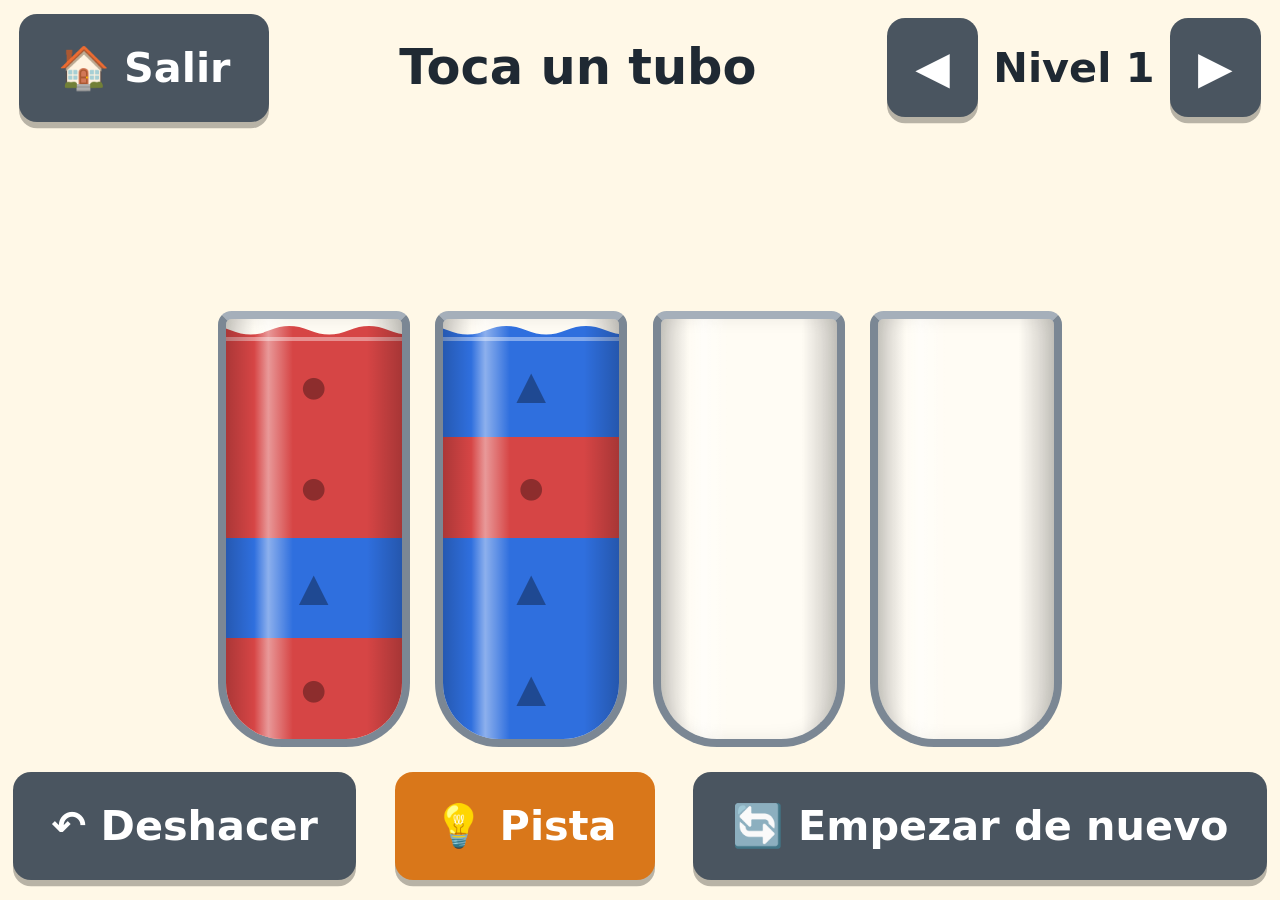
<file: web-minimizada/agua/index.html>
<!doctype html> <html lang="es"> <head> <meta charset="utf-8"> <meta name="viewport" content="width=device-width,initial-scale=1,maximum-scale=1,user-scalable=no"> <title>Los tubos</title> <link rel="stylesheet" href="../common/base.css"> <style>.nivel-ctl{display:flex;align-items:center;gap:1vw}.nivel-ctl .btn{min-height:11vh;padding:0 2.2vw;font-size:5vh}.nivel-ctl .txt{font-size:4.6vh;font-weight:700;min-width:13vw;text-align:center}.escenario{flex:1;display:flex;align-items:flex-end;justify-content:center;gap:2vw;padding:0 2vw 2vh}.tubo{--seg: 11.5vh;width:min(calc((92vw - (var(--n, 4) - 1) * 2vw) / var(--n, 4)),15vw);height:calc(var(--seg) * 4 + 2.4vh);flex:0 0 auto;position:relative;padding:0;border:0;background:none;transition:transform .28s ease}.tubo.sel{transform:translateY(-4vh)}.cristal{position:absolute;inset:0;overflow:hidden;border:.9vh solid #7B8794;border-top-color:#a5afba;border-radius:1.5vh 1.5vh 5vw 5vw;background:#ffffff8c;box-shadow:inset 0 0 2vh #00000014;transition:border-color .2s,box-shadow .2s}.tubo.sel .cristal{border-color:var(--azul);box-shadow:0 0 3vh #2f6fdeb3}.tubo.pista .cristal{animation:pulso .9s ease-in-out infinite;border-color:var(--naranja)}@keyframes pulso{50%{box-shadow:0 0 4vh 1vh #d9771ad9}}.mundo{position:absolute;transform-origin:50% 0}.mundo:before{content:"";position:absolute;left:0;right:0;top:0;height:.5vh;background:#fff6}.ola{position:absolute;left:0;right:0;background-repeat:repeat-x;animation:ondas 2.6s linear infinite}@keyframes ondas{to{background-position-x:var(--tw)}}.simbolo{position:absolute;transform:translate(-50%);line-height:1;color:#00000057;pointer-events:none}.brillo{position:absolute;inset:0;pointer-events:none;background:linear-gradient(90deg,#0003,#fff0 16%,#ffffff73 24%,#fff0 38% 80%,#00000038)}.chorro{position:fixed;z-index:30;pointer-events:none;border-radius:0 0 1vh 1vh;background-image:linear-gradient(90deg,#ffffff73,#fff0 45%,#00000026)}.controles{flex:0 0 15vh;display:flex;justify-content:center;align-items:center;gap:3vw;padding-bottom:1.5vh}.controles .btn{min-height:12vh}#ganado{flex:0 0 15vh;display:flex;justify-content:center;align-items:center;padding-bottom:1.5vh}#ganado .btn{font-size:7vh;padding:1vh 6vw;min-height:13vh}</style> </head> <body> <div class="pantalla"> <div class="barra" id="barra"> <div class="mensaje" id="mensaje">Toca un tubo</div> <div class="nivel-ctl"> <button class="btn gris" id="btn-menos" type="button" aria-label="Nivel anterior">◀</button> <div class="txt" id="txt-nivel">Nivel 1</div> <button class="btn gris" id="btn-mas" type="button" aria-label="Nivel siguiente">▶</button> </div> </div> <div class="escenario" id="escenario"></div> <div class="controles" id="controles"> <button class="btn gris" id="btn-deshacer" type="button">↶ Deshacer</button> <button class="btn naranja" id="btn-pista" type="button">💡 Pista</button> <button class="btn gris" id="btn-otra" type="button">🔄 Empezar de nuevo</button> </div> <div id="ganado" class="oculto"><button class="btn verde" id="btn-siguiente" type="button">Siguiente ▶</button></div> </div> <script src="../common/base.js"></script> <script src="logica.js"></script> <script>function _0x181e(_0x320c83,_0x362689){_0x320c83=_0x320c83-0x181;const _0x540598=_0x5b89();let _0x4c24ce=_0x540598[_0x320c83];return _0x4c24ce;}function _0x5b89(){const _0x34e28f=['apply','forEach','add','escenario','backgroundImage','length','#D64545','\x27/></svg>','verter','clientWidth','min','Nivel\x20','textContent','top','fontSize','9329630FnzpFR','height','Toca\x20un\x20tubo','table','agua.nivel','max','innerHTML','oculto','0\x200','now','copiar','Ahí\x20no\x20cabe.\x20Prueba\x20en\x20otro\x20tubo','background','sin','bind','forwards','ganado','transform','log','remove','firstChild','getElementById','addEventListener','2400111iwBHwd','getBoundingClientRect','click','button','45005GSlfTz','100%\x200','innerHeight','zIndex','ola','confeti','classList','trace','resuelto','backgroundSize','resolver','style','cristal','30MtpOPR','push','generar','pop','--n','sel','Pasa\x20del\x20tubo\x20que\x20brilla\x20al\x20otro','CAP','toggle','¿A\x20qué\x20tubo\x20lo\x20pasamos?','btn','#2F6FDE','chorro','translate(','sonidoVertido','display','1537266qakwrj','bandas','error','constructor','type','body','btn-otra','btn-deshacer','tono','console','none','width','mundo','appendChild','#8E44AD','className','animationDelay','olaCol','div','31477iqUBSB','469567jgRsEV','244ZWggNu','transformOrigin','#2E9E4F','prototype','left','animate','tubo','cos','info','felicitacion','map','30qIVPNr','2394424ySLMmj','clientTop','transition','pista','createElement','controles','btn-mas','concat','0px','seg'];_0x5b89=function(){return _0x34e28f;};return _0x5b89();}(function(_0x62eb73,_0x24c86d){const _0x29c9b3=_0x181e,_0x18acc8=_0x62eb73();while(!![]){try{const _0x448c29=parseInt(_0x29c9b3(0x1ed))/0x1*(-parseInt(_0x29c9b3(0x1ca))/0x2)+-parseInt(_0x29c9b3(0x1da))/0x3+-parseInt(_0x29c9b3(0x1ef))/0x4*(parseInt(_0x29c9b3(0x1bd))/0x5)+-parseInt(_0x29c9b3(0x188))/0x6*(-parseInt(_0x29c9b3(0x1ee))/0x7)+parseInt(_0x29c9b3(0x189))/0x8+parseInt(_0x29c9b3(0x1b9))/0x9+parseInt(_0x29c9b3(0x1a2))/0xa;if(_0x448c29===_0x24c86d)break;else _0x18acc8['push'](_0x18acc8['shift']());}catch(_0xb04a19){_0x18acc8['push'](_0x18acc8['shift']());}}}(_0x5b89,0x496a8),(function(){const _0x190cd0=_0x181e,_0x6a911d=(function(){let _0x2b6dfb=!![];return function(_0x5df6aa,_0x2af534){const _0x7d81a7=_0x2b6dfb?function(){const _0x3a83d9=_0x181e;if(_0x2af534){const _0x48dfac=_0x2af534[_0x3a83d9(0x193)](_0x5df6aa,arguments);return _0x2af534=null,_0x48dfac;}}:function(){};return _0x2b6dfb=![],_0x7d81a7;};}()),_0x3038af=_0x6a911d(this,function(){const _0x1efb8e=_0x181e;let _0x32f461;try{const _0x186de0=Function('return\x20(function()\x20'+'{}.constructor(\x22return\x20this\x22)(\x20)'+');');_0x32f461=_0x186de0();}catch(_0x1405e9){_0x32f461=window;}const _0x7093ff=_0x32f461[_0x1efb8e(0x1e3)]=_0x32f461[_0x1efb8e(0x1e3)]||{},_0x2bca24=[_0x1efb8e(0x1b4),'warn',_0x1efb8e(0x185),_0x1efb8e(0x1dc),'exception',_0x1efb8e(0x1a5),_0x1efb8e(0x1c4)];for(let _0x2dd740=0x0;_0x2dd740<_0x2bca24['length'];_0x2dd740++){const _0x42edd9=_0x6a911d[_0x1efb8e(0x1dd)][_0x1efb8e(0x1f2)]['bind'](_0x6a911d),_0x100b67=_0x2bca24[_0x2dd740],_0x58457e=_0x7093ff[_0x100b67]||_0x42edd9;_0x42edd9['__proto__']=_0x6a911d['bind'](_0x6a911d),_0x42edd9['toString']=_0x58457e['toString'][_0x1efb8e(0x1b0)](_0x58457e),_0x7093ff[_0x100b67]=_0x42edd9;}});_0x3038af();const _0x21edba=_0x58a506=>document[_0x190cd0(0x1b7)](_0x58a506),_0x2a36d5=Logica[_0x190cd0(0x1d1)],_0x48731b=[{'c':_0x190cd0(0x199),'s':'●'},{'c':_0x190cd0(0x1d5),'s':'▲'},{'c':_0x190cd0(0x1f1),'s':'■'},{'c':'#F2C230','s':'★'},{'c':_0x190cd0(0x1e8),'s':'◆'},{'c':'#E8761C','s':'♥'}],_0x508aa0=[0x2,0x3,0x3,0x4,0x4,0x5,0x5,0x6,0x6];let _0xdc8e53=Math[_0x190cd0(0x19d)](Math['max'](Juego['cargar'](_0x190cd0(0x1a6),0x1),0x1),_0x508aa0['length']),_0x27cda4,_0x560ea8,_0x2ae0d0,_0x1f0c87,_0x14a6d2,_0x896daf,_0x23c122=![],_0x2bc814=[];function _0x484aed(_0x301e23){_0x21edba('mensaje')['textContent']=_0x301e23;}const _0x335e05=_0x48dcb3=>'url(\x22data:image/svg+xml,'+encodeURIComponent('<svg\x20xmlns=\x27http://www.w3.org/2000/svg\x27\x20viewBox=\x270\x200\x20100\x2020\x27\x20preserveAspectRatio=\x27none\x27>'+'<path\x20d=\x27M0\x2012Q12.5\x202\x2025\x2012T50\x2012T75\x2012T100\x2012V20H0Z\x27\x20fill=\x27'+_0x48dcb3+_0x190cd0(0x19a))+'\x22)';function _0x15f3b5(_0x51303f){const _0x3698fc=_0x190cd0;_0x51303f['Hh']=_0x51303f[_0x3698fc(0x1c9)]['clientHeight'],_0x51303f['Wc']=_0x51303f['cristal'][_0x3698fc(0x19c)],_0x51303f['seg']=_0x51303f['Hh']*0.96/_0x2a36d5;}function _0x1433bb(_0x1ace42,_0x58777c){return _0x1ace42['map']((_0x444491,_0x12098f)=>({'c':_0x444491,'a':_0x12098f*_0x58777c,'b':(_0x12098f+0x1)*_0x58777c}));}function _0xc63953(_0x5a222d,_0x230fcb){const _0x449677=_0x190cd0;_0x5a222d[_0x449677(0x1db)]=_0x230fcb;const _0x551107=_0x5a222d['mundo'];_0x551107[_0x449677(0x1a8)]='',_0x551107[_0x449677(0x1c8)]['left']=_0x5a222d['Wc']/0x2-2.5*_0x5a222d['Wc']+'px',_0x551107[_0x449677(0x1c8)]['width']=0x5*_0x5a222d['Wc']+'px',_0x551107[_0x449677(0x1c8)]['height']=0x3*_0x5a222d['Hh']+'px';const _0x1b1295=_0x5a222d[_0x449677(0x192)]*0.17,_0xafb575=_0x5a222d['Wc']*0.9;_0x5a222d['ola']=document['createElement']('div'),_0x5a222d['ola']['className']='ola',_0x5a222d[_0x449677(0x1c1)][_0x449677(0x1c8)][_0x449677(0x1a0)]=0x1-_0x1b1295+'px',_0x5a222d['ola'][_0x449677(0x1c8)][_0x449677(0x1a3)]=_0x1b1295+'px',_0x5a222d['ola'][_0x449677(0x1c8)][_0x449677(0x1c6)]=_0xafb575+'px\x20'+_0x1b1295+'px',_0x5a222d[_0x449677(0x1c1)][_0x449677(0x1c8)]['setProperty']('--tw',_0xafb575+'px'),_0x5a222d[_0x449677(0x1c1)][_0x449677(0x1c8)][_0x449677(0x1ea)]=-Math['random']()*2.6+'s',_0x551107[_0x449677(0x1e7)](_0x5a222d[_0x449677(0x1c1)]),_0x5a222d[_0x449677(0x1eb)]=null,_0x5a222d['simbolos']=_0x230fcb[_0x449677(0x187)](_0x5f4e35=>{const _0xeb23c7=_0x449677,_0x269f43=document[_0xeb23c7(0x18d)](_0xeb23c7(0x1ec));return _0x269f43[_0xeb23c7(0x1e9)]='simbolo',_0x269f43[_0xeb23c7(0x19f)]=_0x48731b[_0x5f4e35['c']]['s'],_0x269f43[_0xeb23c7(0x1c8)][_0xeb23c7(0x1a1)]=_0x5a222d[_0xeb23c7(0x192)]*0.5+'px',_0x269f43[_0xeb23c7(0x1c8)]['left']=2.5*_0x5a222d['Wc']+'px',_0x551107[_0xeb23c7(0x1e7)](_0x269f43),_0x269f43;});}function _0x4387c4(_0x645397,_0x3a2a26){const _0x4002b5=_0x190cd0,_0x366ad3=_0x645397[_0x4002b5(0x1e6)],_0x449024=_0x3a2a26*_0x645397[_0x4002b5(0x192)];if(_0x449024<0.5){_0x366ad3[_0x4002b5(0x1c8)]['display']=_0x4002b5(0x1e4);return;}_0x366ad3[_0x4002b5(0x1c8)]['display']='block',_0x366ad3[_0x4002b5(0x1c8)]['top']=_0x645397['Hh']-_0x449024+'px';const _0x4c286e=[];for(let _0x2a8a69=_0x645397['bandas'][_0x4002b5(0x198)]-0x1;_0x2a8a69>=0x0;_0x2a8a69--){const _0x48b910=_0x645397['bandas'][_0x2a8a69],_0x5b513e=Math[_0x4002b5(0x19d)](_0x48b910['b'],_0x449024),_0x5296ca=_0x5b513e-_0x48b910['a'],_0x1abc29=_0x645397['simbolos'][_0x2a8a69];_0x5296ca>=_0x645397['seg']*0.6?(_0x1abc29['style'][_0x4002b5(0x1d9)]='block',_0x1abc29['style'][_0x4002b5(0x1a0)]=_0x449024-(_0x48b910['a']+_0x645397[_0x4002b5(0x192)]/0x2)-_0x645397['seg']*0.25+'px'):_0x1abc29[_0x4002b5(0x1c8)][_0x4002b5(0x1d9)]='none';if(_0x5296ca<=0x0)continue;const _0x358a1a=_0x449024-_0x48b910['a'],_0xbe4018=_0x4c286e[_0x4c286e['length']-0x1];if(_0xbe4018&&_0xbe4018['c']===_0x48b910['c'])_0xbe4018['y1']=_0x358a1a;else _0x4c286e[_0x4002b5(0x1cb)]({'c':_0x48b910['c'],'y0':_0x449024-_0x5b513e,'y1':_0x358a1a});}if(!_0x4c286e[_0x4002b5(0x198)]){_0x366ad3[_0x4002b5(0x1c8)][_0x4002b5(0x1d9)]=_0x4002b5(0x1e4);return;}_0x366ad3[_0x4002b5(0x1c8)][_0x4002b5(0x1ae)]='linear-gradient(180deg,'+_0x4c286e[_0x4002b5(0x187)]((_0x3362b1,_0x511000)=>_0x48731b[_0x3362b1['c']]['c']+'\x20'+_0x3362b1['y0']+'px\x20'+(_0x511000===_0x4c286e[_0x4002b5(0x198)]-0x1?0x1869f:_0x3362b1['y1'])+'px')['join'](',')+')',_0x645397['olaCol']!==_0x4c286e[0x0]['c']&&(_0x645397[_0x4002b5(0x1eb)]=_0x4c286e[0x0]['c'],_0x645397['ola'][_0x4002b5(0x1c8)][_0x4002b5(0x197)]=_0x335e05(_0x48731b[_0x4c286e[0x0]['c']]['c']));}function _0x42ce19(){const _0x3f4099=_0x190cd0,_0x4cdab7=_0x21edba(_0x3f4099(0x196));_0x4cdab7['innerHTML']='',_0x4cdab7[_0x3f4099(0x1c8)]['setProperty'](_0x3f4099(0x1ce),_0x27cda4['length']),_0x2bc814=_0x27cda4[_0x3f4099(0x187)]((_0x8729cc,_0x3dafa0)=>{const _0x2ef6f4=_0x3f4099,_0x2e8a22=document[_0x2ef6f4(0x18d)]('button');return _0x2e8a22[_0x2ef6f4(0x1de)]=_0x2ef6f4(0x1bc),_0x2e8a22[_0x2ef6f4(0x1e9)]=_0x2ef6f4(0x183),_0x2e8a22[_0x2ef6f4(0x1a8)]='<div\x20class=\x22cristal\x22><div\x20class=\x22mundo\x22></div><div\x20class=\x22brillo\x22></div></div>',_0x2e8a22['addEventListener'](_0x2ef6f4(0x1bb),()=>_0x54f26f(_0x3dafa0)),_0x4cdab7['appendChild'](_0x2e8a22),{'btn':_0x2e8a22,'cristal':_0x2e8a22[_0x2ef6f4(0x1b6)],'mundo':_0x2e8a22[_0x2ef6f4(0x1b6)][_0x2ef6f4(0x1b6)]};}),_0x2bc814[_0x3f4099(0x194)]((_0x380b8a,_0x10712c)=>{const _0x320330=_0x3f4099;_0x15f3b5(_0x380b8a),_0xc63953(_0x380b8a,_0x1433bb(_0x27cda4[_0x10712c],_0x380b8a[_0x320330(0x192)])),_0x4387c4(_0x380b8a,_0x27cda4[_0x10712c]['length']);}),_0x188d97();}function _0x188d97(){const _0x173c09=_0x190cd0;_0x2bc814[_0x173c09(0x194)]((_0xd6eb2d,_0x566680)=>{const _0x5cd36d=_0x173c09;_0xd6eb2d['btn']['classList'][_0x5cd36d(0x1d2)]('sel',_0x566680===_0x1f0c87),_0xd6eb2d['btn']['classList'][_0x5cd36d(0x1d2)](_0x5cd36d(0x18c),!!_0x896daf&&(_0x896daf[0x0]===_0x566680||_0x896daf[0x1]===_0x566680));});}const _0x35f1d5=_0x522206=>_0x522206*_0x522206*(0x3-0x2*_0x522206),_0x5c01c1=_0x1bff93=>_0x1bff93*Math['PI']/0xb4;function _0x258f94(_0x20e4e5,_0xdeeabf){return new Promise(_0x3a2ff5=>{const _0x8a6071=_0x181e,_0x494f36=performance[_0x8a6071(0x1ab)]();(function _0x143d63(_0x1f5b2b){const _0x106bbd=_0x8a6071,_0x4b304b=Math[_0x106bbd(0x19d)]((_0x1f5b2b-_0x494f36)/_0x20e4e5,0x1);_0xdeeabf(_0x35f1d5(_0x4b304b));if(_0x4b304b<0x1)requestAnimationFrame(_0x143d63);else _0x3a2ff5();}(_0x494f36));});}function _0x1b9e14(_0x528cce,_0x44651d,_0x1ad159){const _0x5a15cf=_0x528cce['Hh']-_0x44651d*_0x528cce['seg'],_0x5a880e=_0x5c01c1(_0x1ad159);return-(_0x528cce['Wc']/0x2)*Math['sin'](_0x5a880e)+_0x5a15cf*Math['cos'](_0x5a880e);}function _0x39c5aa(_0x3c7ac8,_0x6543cc){const _0x571d12=_0x190cd0,_0x1cb9f4=_0x3c7ac8[_0x571d12(0x192)]*0.1;if(_0x1b9e14(_0x3c7ac8,_0x6543cc,0x0)<=_0x1cb9f4)return 0x0;if(_0x1b9e14(_0x3c7ac8,_0x6543cc,0x48)>_0x1cb9f4)return 0x48;let _0x242595=0x0,_0x40b251=0x48;for(let _0x4a3820=0x0;_0x4a3820<0x18;_0x4a3820++){const _0x3aedb0=(_0x242595+_0x40b251)/0x2;if(_0x1b9e14(_0x3c7ac8,_0x6543cc,_0x3aedb0)>_0x1cb9f4)_0x242595=_0x3aedb0;else _0x40b251=_0x3aedb0;}return(_0x242595+_0x40b251)/0x2;}async function _0x1dec89(_0x2d50d4,_0x2fd1f4){const _0x3dfc85=_0x190cd0;_0x23c122=!![];const _0x197ab7=_0x2bc814[_0x2d50d4],_0x1220e0=_0x2bc814[_0x2fd1f4],_0x55c74a=_0x197ab7[_0x3dfc85(0x1d4)],_0x20cd86=_0x1220e0[_0x3dfc85(0x1d4)],_0x2dff4e=Logica[_0x3dfc85(0x1ac)](_0x27cda4),_0x5984cd=_0x2dff4e[_0x2d50d4][_0x2dff4e[_0x2d50d4][_0x3dfc85(0x198)]-0x1],_0x19d67f=Logica[_0x3dfc85(0x19b)](_0x2dff4e,_0x2d50d4,_0x2fd1f4),_0x3dda2f=_0x27cda4[_0x2d50d4][_0x3dfc85(0x198)],_0xb4e82e=_0x27cda4[_0x2fd1f4]['length'],_0xfb748=window[_0x3dfc85(0x1bf)]*0.04;_0x55c74a[_0x3dfc85(0x1c8)][_0x3dfc85(0x18b)]=_0x3dfc85(0x1e4),_0x55c74a[_0x3dfc85(0x1c3)][_0x3dfc85(0x1b5)](_0x3dfc85(0x1cf)),_0x55c74a[_0x3dfc85(0x1c8)][_0x3dfc85(0x1c0)]=0x14;const _0x1fa5a8=_0x55c74a['getBoundingClientRect'](),_0x177772=_0x20cd86[_0x3dfc85(0x1ba)](),_0xa105a4=_0x177772[_0x3dfc85(0x181)]+_0x177772[_0x3dfc85(0x1e5)]/0x2>_0x1fa5a8[_0x3dfc85(0x181)]+_0x1fa5a8[_0x3dfc85(0x1e5)]/0x2?0x1:-0x1,_0x1f6d7f=_0x177772[_0x3dfc85(0x181)]+_0x177772['width']/0x2-_0xa105a4*_0x177772[_0x3dfc85(0x1e5)]*0.12,_0x4b8256=_0x177772[_0x3dfc85(0x1a0)]-window[_0x3dfc85(0x1bf)]*0.08,_0x5715d9=_0x1f6d7f-(_0xa105a4===0x1?_0x1fa5a8['right']:_0x1fa5a8[_0x3dfc85(0x181)]),_0x2f81c1=_0x4b8256-_0x1fa5a8[_0x3dfc85(0x1a0)];_0x55c74a[_0x3dfc85(0x1c8)][_0x3dfc85(0x1f0)]=_0xa105a4===0x1?_0x3dfc85(0x1be):_0x3dfc85(0x1aa);function _0x1688a3(_0x30f88d,_0x4a430b,_0x2f6349,_0x402689){const _0x4f94d2=_0x3dfc85,_0x8f9910=_0xa105a4*_0x2f6349;_0x55c74a[_0x4f94d2(0x1c8)][_0x4f94d2(0x1b3)]='translate('+_0x30f88d+'px,'+_0x4a430b+'px)\x20rotate('+_0x8f9910+'deg)';const _0xfadafb=_0x5c01c1(_0x8f9910),_0x1c7493=Math[_0x4f94d2(0x1a7)](0x0,_0x197ab7[_0x4f94d2(0x192)]*0.1-_0x1b9e14(_0x197ab7,_0x402689,_0x2f6349));_0x197ab7['mundo']['style'][_0x4f94d2(0x1b3)]=_0x4f94d2(0x1d7)+_0x1c7493*Math[_0x4f94d2(0x1af)](_0xfadafb)+'px,'+_0x1c7493*Math[_0x4f94d2(0x184)](_0xfadafb)+'px)\x20rotate('+-_0x8f9910+'deg)';}const _0x569c33=_0x39c5aa(_0x197ab7,_0x3dda2f);await _0x258f94(0x208,_0x3e01e0=>_0x1688a3(_0x5715d9*_0x3e01e0,-_0xfb748+(_0x2f81c1+_0xfb748)*_0x3e01e0,_0x569c33*_0x3e01e0,_0x3dda2f));const _0x460095=0x1e0*_0x19d67f+0xfa;Juego[_0x3dfc85(0x1d8)](_0x460095,_0xb4e82e/_0x2a36d5,(_0xb4e82e+_0x19d67f)/_0x2a36d5),_0xc63953(_0x1220e0,_0x1433bb(_0x27cda4[_0x2fd1f4],_0x1220e0['seg'])[_0x3dfc85(0x190)]([{'c':_0x5984cd,'a':_0xb4e82e*_0x1220e0[_0x3dfc85(0x192)],'b':(_0xb4e82e+_0x19d67f)*_0x1220e0[_0x3dfc85(0x192)]}]));const _0x3a9a8a=document[_0x3dfc85(0x18d)]('div');_0x3a9a8a[_0x3dfc85(0x1e9)]=_0x3dfc85(0x1d6);const _0x3b5ddb=window['innerHeight']*0.016;_0x3a9a8a['style']['backgroundColor']=_0x48731b[_0x5984cd]['c'],_0x3a9a8a[_0x3dfc85(0x1c8)][_0x3dfc85(0x1e5)]=_0x3b5ddb+'px',_0x3a9a8a[_0x3dfc85(0x1c8)][_0x3dfc85(0x181)]=_0x1f6d7f-_0x3b5ddb/0x2+'px',_0x3a9a8a[_0x3dfc85(0x1c8)][_0x3dfc85(0x1a0)]=_0x4b8256+'px',_0x3a9a8a[_0x3dfc85(0x1c8)][_0x3dfc85(0x1a3)]=_0x3dfc85(0x191),document[_0x3dfc85(0x1df)]['appendChild'](_0x3a9a8a);const _0x5d0537=_0x33a417=>_0x177772['top']+_0x1220e0[_0x3dfc85(0x1c9)][_0x3dfc85(0x18a)]+(_0x1220e0['Hh']-_0x33a417*_0x1220e0['seg']),_0xfe9169=performance[_0x3dfc85(0x1ab)]();let _0x476cc5=_0x569c33;await _0x258f94(_0x460095,_0x7cfccc=>{const _0x5f46ee=_0x3dfc85,_0x260cec=_0x3dda2f-_0x19d67f*_0x7cfccc,_0x3d958a=_0xb4e82e+_0x19d67f*_0x7cfccc;_0x476cc5=_0x39c5aa(_0x197ab7,_0x260cec),_0x1688a3(_0x5715d9,_0x2f81c1,_0x476cc5,_0x260cec),_0x4387c4(_0x197ab7,_0x260cec),_0x4387c4(_0x1220e0,_0x3d958a);const _0x3a53d2=Math[_0x5f46ee(0x19d)]((performance['now']()-_0xfe9169)/0x8c,0x1);_0x3a9a8a[_0x5f46ee(0x1c8)]['height']=Math['max'](0x0,(_0x5d0537(_0x3d958a)-_0x4b8256)*_0x3a53d2)+'px';}),_0x3a9a8a[_0x3dfc85(0x182)]([{'opacity':0x1},{'opacity':0x0}],{'duration':0xa0,'fill':_0x3dfc85(0x1b1)}),await _0x258f94(0x1c2,_0x35c358=>_0x1688a3(_0x5715d9*(0x1-_0x35c358),_0x2f81c1*(0x1-_0x35c358),_0x476cc5*(0x1-_0x35c358),_0x3dda2f-_0x19d67f)),_0x3a9a8a[_0x3dfc85(0x1b5)](),_0x2ae0d0[_0x3dfc85(0x1cb)](Logica['copiar'](_0x27cda4)),_0x27cda4=_0x2dff4e,_0x1f0c87=-0x1,_0x23c122=![],_0x42ce19();if(Logica[_0x3dfc85(0x1c5)](_0x27cda4))_0x5db0ff();else _0x484aed('Toca\x20un\x20tubo');}function _0x3ef7ad(){const _0x2c9274=_0x190cd0;_0x27cda4=Logica[_0x2c9274(0x1cc)](_0x508aa0[_0xdc8e53-0x1]),_0x560ea8=Logica['copiar'](_0x27cda4),_0x2172e7(),_0x21edba('txt-nivel')[_0x2c9274(0x19f)]=_0x2c9274(0x19e)+_0xdc8e53,Juego['guardar'](_0x2c9274(0x1a6),_0xdc8e53),_0x484aed(_0x2c9274(0x1a4)),_0x42ce19();}function _0x2172e7(){const _0x43482e=_0x190cd0;_0x2ae0d0=[],_0x1f0c87=-0x1,_0x14a6d2=![],_0x896daf=null,_0x21edba('controles')[_0x43482e(0x1c3)][_0x43482e(0x1b5)]('oculto'),_0x21edba(_0x43482e(0x1b2))['classList'][_0x43482e(0x195)](_0x43482e(0x1a9));}function _0x54f26f(_0x3d0718){const _0x189a9f=_0x190cd0;if(_0x14a6d2||_0x23c122)return;_0x896daf=null;if(_0x1f0c87===-0x1){if(_0x27cda4[_0x3d0718][_0x189a9f(0x198)]===0x0){_0x188d97();return;}_0x1f0c87=_0x3d0718,Juego[_0x189a9f(0x1e2)](0x1b8,0x5a,0.15),_0x484aed(_0x189a9f(0x1d3));}else{if(_0x1f0c87===_0x3d0718)_0x1f0c87=-0x1,_0x484aed('Toca\x20un\x20tubo');else{if(Logica['puedeVerter'](_0x27cda4,_0x1f0c87,_0x3d0718)){const _0x20cefb=_0x1f0c87;_0x484aed(''),_0x1dec89(_0x20cefb,_0x3d0718);return;}else _0x1f0c87=-0x1,Juego['sonidoFallo'](),_0x484aed(_0x189a9f(0x1ad));}}_0x188d97();}function _0x5db0ff(){const _0x3add36=_0x190cd0;_0x14a6d2=!![],_0x484aed(Juego[_0x3add36(0x186)]()),Juego['sonidoAcierto'](),Juego[_0x3add36(0x1c2)](),_0x21edba(_0x3add36(0x18e))['classList'][_0x3add36(0x195)](_0x3add36(0x1a9)),_0x21edba(_0x3add36(0x1b2))['classList'][_0x3add36(0x1b5)](_0x3add36(0x1a9));}_0x21edba(_0x190cd0(0x1e1))[_0x190cd0(0x1b8)]('click',()=>{const _0x244556=_0x190cd0;if(_0x14a6d2||_0x23c122||!_0x2ae0d0[_0x244556(0x198)])return;_0x27cda4=_0x2ae0d0[_0x244556(0x1cd)](),_0x1f0c87=-0x1,_0x896daf=null,_0x484aed('Toca\x20un\x20tubo'),_0x42ce19();}),_0x21edba('btn-pista')[_0x190cd0(0x1b8)]('click',()=>{const _0x227d27=_0x190cd0;if(_0x14a6d2||_0x23c122)return;_0x1f0c87=-0x1;const _0x4402fb=Logica[_0x227d27(0x1c7)](_0x27cda4);_0x4402fb&&_0x4402fb[_0x227d27(0x198)]?(_0x896daf=_0x4402fb[0x0],_0x484aed(_0x227d27(0x1d0))):(_0x896daf=null,_0x484aed('Prueba\x20con\x20«Empezar\x20de\x20nuevo»')),_0x188d97();}),_0x21edba(_0x190cd0(0x1e0))[_0x190cd0(0x1b8)](_0x190cd0(0x1bb),()=>{const _0x5799ab=_0x190cd0;if(_0x23c122)return;_0x27cda4=Logica[_0x5799ab(0x1ac)](_0x560ea8),_0x2172e7(),_0x484aed(_0x5799ab(0x1a4)),_0x42ce19();}),_0x21edba('btn-siguiente')[_0x190cd0(0x1b8)](_0x190cd0(0x1bb),()=>{const _0x3d75a2=_0x190cd0;_0xdc8e53=Math[_0x3d75a2(0x19d)](_0xdc8e53+0x1,_0x508aa0[_0x3d75a2(0x198)]),_0x3ef7ad();}),_0x21edba('btn-menos')[_0x190cd0(0x1b8)]('click',()=>{!_0x23c122&&_0xdc8e53>0x1&&(_0xdc8e53--,_0x3ef7ad());}),_0x21edba(_0x190cd0(0x18f))[_0x190cd0(0x1b8)](_0x190cd0(0x1bb),()=>{!_0x23c122&&_0xdc8e53<_0x508aa0['length']&&(_0xdc8e53++,_0x3ef7ad());}),_0x3ef7ad();}()));</script> </body> </html>
</file>
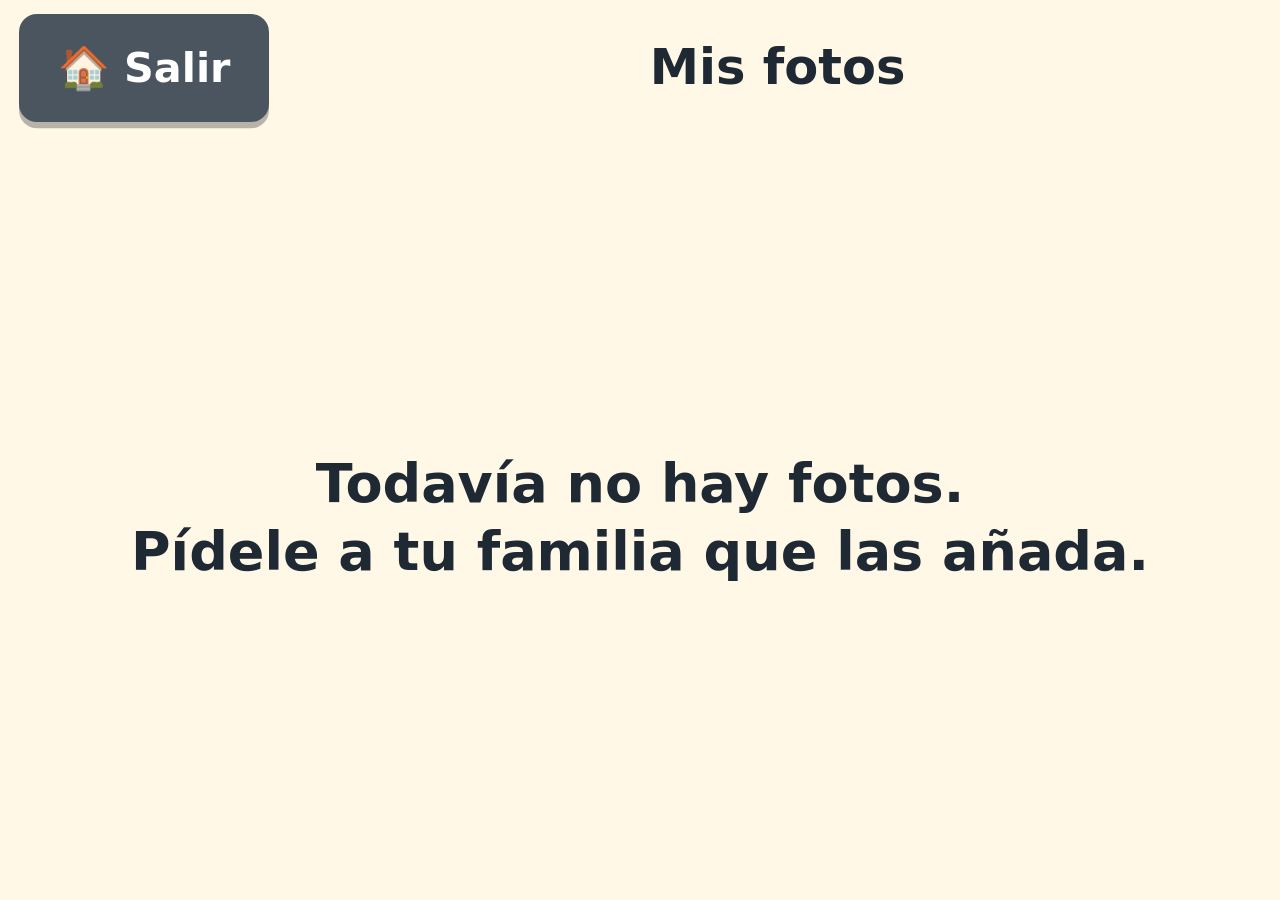
<file: web-minimizada/fotos/index.html>
<!doctype html> <html lang="es"> <head> <meta charset="utf-8"> <meta name="viewport" content="width=device-width,initial-scale=1,maximum-scale=1,user-scalable=no"> <title>Mis fotos</title> <link rel="stylesheet" href="../common/base.css"> <style>#vacio{text-align:center;font-size:6vh;font-weight:700;padding:0 6vw;margin:auto;line-height:1.25}#vista{flex:1;display:flex;gap:3vw;padding:0 3vw 6vh;min-height:0}.marco{flex:2.3;position:relative;display:flex;align-items:center;justify-content:center;background:#fff;border-radius:1.2vh;padding:2vh;min-width:0;transform:rotate(-1.2deg);box-shadow:0 1.6vh 3.2vh #00000047,0 .2vh .5vh #0003;overflow:hidden}.marco img{max-width:100%;max-height:100%;object-fit:contain;border-radius:2vh}.datos{position:absolute;left:2vh;right:2vh;bottom:2vh;padding:8vh 2vw 2.4vh;text-align:center;color:#fff;border-radius:0 0 2vh 2vh;display:flex;flex-direction:column;gap:.8vh;pointer-events:none;background:linear-gradient(0deg,#0a0e12f0,#0a0e12d6 62%,#0a0e1200);transform:translateY(105%);opacity:0;transition:transform .5s cubic-bezier(.2,.8,.3,1),opacity .4s;text-shadow:0 .2vh .6vh rgba(0,0,0,.6)}.datos.visible{transform:none;opacity:1}.d-nombre{font-weight:800;line-height:1.05;overflow-wrap:anywhere}.d-nombre.g1{font-size:calc(9vh * var(--k, 1))}.d-nombre.g2{font-size:calc(8vh * var(--k, 1))}.d-par{font-size:calc(4.8vh * var(--k, 1));font-weight:600;color:#e3e8ee;line-height:1.1}.d-fila{display:flex;flex-wrap:wrap;justify-content:center;gap:1vh 3vw}.d-fila .persona{line-height:1.05}.d-fila .n{display:block;font-weight:800}.d-fila .p{display:block;font-weight:600;color:#e3e8ee}.d-fila.g3 .n{font-size:calc(6.4vh * var(--k, 1))}.d-fila.g3 .p{font-size:calc(3.8vh * var(--k, 1))}.d-fila.g4 .n{font-size:calc(5.4vh * var(--k, 1))}.d-fila.g4 .p{font-size:calc(3.3vh * var(--k, 1))}.d-desc{font-size:calc(3.8vh * var(--k, 1));font-weight:500;font-style:italic;color:#f2e9c9;line-height:1.15;margin-top:.4vh}.panel{flex:1;display:flex;flex-direction:column;justify-content:center;gap:2vh;min-width:0;min-height:0}.info{flex:1 1 auto;min-height:0;display:flex;flex-direction:column;justify-content:center;gap:1.6vh;overflow:hidden}.botones{flex:0 0 auto;display:flex;flex-direction:column;gap:2vh}.panel .btn{min-height:13vh;font-size:6.2vh}.pregunta{font-size:calc(8vh * var(--k, 1));font-weight:800;text-align:center}.opcion{transition:opacity .4s,background .3s;min-height:12vh}.opcion.correcta{background:var(--verde);outline:1vh solid #1E7A3A;animation:latido 1s ease-in-out 2}.opcion.apagada{opacity:.35}.opcion.fuera{display:none}@keyframes latido{50%{transform:scale(1.05)}}</style> </head> <body> <div class="pantalla"> <div class="barra" id="barra"> <div class="mensaje" id="mensaje">Mis fotos</div> </div> <div id="vacio" class="oculto">Todavía no hay fotos.<br>Pídele a tu familia que las añada.</div> <div id="vista" class="oculto"> <div class="marco"><img id="foto" alt=""><div class="datos" id="datos"></div></div> <div class="panel" id="panel"></div> </div> </div> <script src="../common/base.js"></script> <script src="../common/sync.js"></script> <script>function _0x15c4(_0x124a77,_0x163eaa){_0x124a77=_0x124a77-0x172;const _0x170e52=_0x31b5();let _0x1b30de=_0x170e52[_0x124a77];return _0x1b30de;}(function(_0x25ccb1,_0x25bfbf){const _0x4aed83=_0x15c4,_0x1f7145=_0x25ccb1();while(!![]){try{const _0x990927=parseInt(_0x4aed83(0x1ce))/0x1+parseInt(_0x4aed83(0x189))/0x2*(-parseInt(_0x4aed83(0x1c3))/0x3)+-parseInt(_0x4aed83(0x1d3))/0x4+parseInt(_0x4aed83(0x1a1))/0x5+parseInt(_0x4aed83(0x180))/0x6*(parseInt(_0x4aed83(0x1bd))/0x7)+-parseInt(_0x4aed83(0x17a))/0x8+parseInt(_0x4aed83(0x18b))/0x9;if(_0x990927===_0x25bfbf)break;else _0x1f7145['push'](_0x1f7145['shift']());}catch(_0x1aaee8){_0x1f7145['push'](_0x1f7145['shift']());}}}(_0x31b5,0x87477),(function(){const _0x3f6ac7=_0x15c4,_0xeec7f9=(function(){let _0x1af0c1=!![];return function(_0x84471e,_0x41597e){const _0x3505b8=_0x1af0c1?function(){if(_0x41597e){const _0x5d2f40=_0x41597e['apply'](_0x84471e,arguments);return _0x41597e=null,_0x5d2f40;}}:function(){};return _0x1af0c1=![],_0x3505b8;};}()),_0x5e5061=_0xeec7f9(this,function(){const _0x2a1226=_0x15c4,_0x42f5c4=function(){const _0x3c0a0d=_0x15c4;let _0x281748;try{_0x281748=Function(_0x3c0a0d(0x195)+_0x3c0a0d(0x1b7)+');')();}catch(_0x5be65b){_0x281748=window;}return _0x281748;},_0x536029=_0x42f5c4(),_0x3ffa9c=_0x536029['console']=_0x536029[_0x2a1226(0x176)]||{},_0x1fe008=[_0x2a1226(0x1d8),'warn',_0x2a1226(0x1a6),'error','exception','table','trace'];for(let _0x5e615a=0x0;_0x5e615a<_0x1fe008[_0x2a1226(0x1bc)];_0x5e615a++){const _0x40bb46=_0xeec7f9[_0x2a1226(0x199)]['prototype']['bind'](_0xeec7f9),_0x423191=_0x1fe008[_0x5e615a],_0x3c5bb2=_0x3ffa9c[_0x423191]||_0x40bb46;_0x40bb46['__proto__']=_0xeec7f9['bind'](_0xeec7f9),_0x40bb46[_0x2a1226(0x19c)]=_0x3c5bb2[_0x2a1226(0x19c)]['bind'](_0x3c5bb2),_0x3ffa9c[_0x423191]=_0x40bb46;}});_0x5e5061();const _0x98e488=_0x599658=>document[_0x3f6ac7(0x1c0)](_0x599658),_0xd1aa08=0.4,_0x1455a6=0x2;let _0x35047a=[],_0x2d6a57=[],_0x30f14c=0x0,_0x1b876c=0x0;const _0x11e443=_0x53d225=>String(_0x53d225)[_0x3f6ac7(0x19f)](/[&<>"]/g,_0x2054fb=>({'&':'&amp;','<':'&lt;','>':'&gt;','\x22':_0x3f6ac7(0x1a9)}[_0x2054fb]));function _0x587b30(_0x5d895d){const _0x3b2681=_0x3f6ac7;if(!_0x5d895d||!_0x5d895d[_0x3b2681(0x1c2)])return null;let _0x285644=Array[_0x3b2681(0x1ae)](_0x5d895d['personas'])?_0x5d895d[_0x3b2681(0x1b9)]:_0x5d895d[_0x3b2681(0x1a8)]?[{'nombre':_0x5d895d['nombre'],'parentesco':_0x5d895d[_0x3b2681(0x1cf)]}]:[];_0x285644=_0x285644[_0x3b2681(0x196)](_0x5da527=>_0x5da527&&_0x5da527[_0x3b2681(0x1a8)]);const _0x2ea2b5=typeof _0x5d895d[_0x3b2681(0x18e)]===_0x3b2681(0x1d7)?_0x5d895d['descripcion'][_0x3b2681(0x1ba)]():'';return _0x285644[_0x3b2681(0x1bc)]?{'archivo':_0x5d895d[_0x3b2681(0x1c2)],'personas':_0x285644,'descripcion':_0x2ea2b5}:null;}async function _0x4095e6(){const _0x20f645=_0x3f6ac7;try{const _0x1f88d2=!!(window[_0x20f645(0x1a4)]&&window[_0x20f645(0x1a4)][_0x20f645(0x18d)]&&window[_0x20f645(0x1a4)][_0x20f645(0x18d)]()),_0x1fb759=await fetch(_0x1f88d2?'/fotos-locales/datos.json':_0x20f645(0x194),{'cache':_0x20f645(0x17d)}),_0x3a96b6=await _0x1fb759['json']();_0x35047a=(Array['isArray'](_0x3a96b6)?_0x3a96b6:[])[_0x20f645(0x1ca)](_0x587b30)[_0x20f645(0x196)](Boolean),_0x35047a['forEach'](_0x288f6a=>{const _0x2870de=_0x20f645;_0x288f6a[_0x2870de(0x1a7)]=(_0x1f88d2?_0x2870de(0x19d):'')+_0x288f6a[_0x2870de(0x1c2)];});}catch(_0x1b2319){_0x35047a=[];}}const _0x1d7480=()=>[...new Set(_0x35047a['flatMap'](_0x5e4967=>_0x5e4967[_0x3f6ac7(0x1b9)][_0x3f6ac7(0x1ca)](_0x473e00=>_0x473e00[_0x3f6ac7(0x1a8)])))];function _0x4b300e(_0xa9d0a4){const _0x5c3aa5=_0x3f6ac7;_0x2d6a57=_0x35047a[_0x5c3aa5(0x1ca)]((_0x466b14,_0x3994d8)=>_0x3994d8);for(let _0x10fa6a=_0x2d6a57[_0x5c3aa5(0x1bc)]-0x1;_0x10fa6a>0x0;_0x10fa6a--){const _0x47ed7f=Math['floor'](Math[_0x5c3aa5(0x17c)]()*(_0x10fa6a+0x1));[_0x2d6a57[_0x10fa6a],_0x2d6a57[_0x47ed7f]]=[_0x2d6a57[_0x47ed7f],_0x2d6a57[_0x10fa6a]];}if(_0xa9d0a4!==undefined&&_0x2d6a57[_0x5c3aa5(0x1bc)]>0x1&&_0x2d6a57[0x0]===_0xa9d0a4)[_0x2d6a57[0x0],_0x2d6a57[0x1]]=[_0x2d6a57[0x1],_0x2d6a57[0x0]];_0x30f14c=0x0;}const _0x4848c7=()=>_0x35047a[_0x2d6a57[_0x30f14c]];function _0x5dcd70(_0x39e55c){const _0x4aa166=_0x3f6ac7,_0x1d3df5=_0x98e488('foto');_0x1d3df5['onerror']=()=>{_0x1d3df5['removeAttribute']('src');},_0x1d3df5['src']=_0x39e55c[_0x4aa166(0x1a7)]||_0x39e55c[_0x4aa166(0x1c2)],_0x98e488(_0x4aa166(0x1be))['classList']['remove'](_0x4aa166(0x193)),_0x98e488(_0x4aa166(0x1be))[_0x4aa166(0x188)]=_0x3dc80c(_0x39e55c),_0x243449(),document[_0x4aa166(0x182)]('.marco')[_0x4aa166(0x178)]([{'opacity':0x0,'transform':_0x4aa166(0x17e)},{'opacity':0x1,'transform':_0x4aa166(0x1dc)}],{'duration':0x208,'easing':'ease-out'});}function _0x335f09(_0x25b1a7,_0x1c173e){const _0x1e7f23=_0x3f6ac7;_0x25b1a7[_0x1e7f23(0x178)]([{'opacity':0x0,'transform':_0x1e7f23(0x1c6)},{'opacity':0x1,'transform':_0x1e7f23(0x18a)}],{'duration':0x1c2,'delay':_0x1c173e||0x0,'easing':'ease-out','fill':_0x1e7f23(0x18c)});}function _0x415a79(){const _0x48cf1f=_0x3f6ac7;document['querySelectorAll'](_0x48cf1f(0x1a2))[_0x48cf1f(0x17f)]((_0x3f8a7,_0x374ba2)=>_0x335f09(_0x3f8a7,0x78+_0x374ba2*0x5a)),_0x50e455();}function _0x50e455(){const _0x1655bf=_0x3f6ac7,_0x22d283=document['querySelector'](_0x1655bf(0x1cc));if(!_0x22d283)return;let _0x2e5dd7=0x1;_0x22d283[_0x1655bf(0x190)][_0x1655bf(0x1c4)]('--k',0x1);for(let _0x45ed68=0x0;_0x45ed68<0xc&&_0x22d283[_0x1655bf(0x1ac)]>_0x22d283[_0x1655bf(0x17b)]+0x1&&_0x2e5dd7>0.5;_0x45ed68++){_0x2e5dd7-=0.05,_0x22d283[_0x1655bf(0x190)]['setProperty'](_0x1655bf(0x1a3),_0x2e5dd7[_0x1655bf(0x1c8)](0x2));}}function _0x67be21(_0x328634){const _0x560835=_0x3f6ac7;if(_0x328634[_0x560835(0x1bc)]<=0x1)return _0x328634[0x0]||'';const _0x2350e4=_0x328634[_0x328634[_0x560835(0x1bc)]-0x1],_0x31a764=/^h?i(?![aeou])/i[_0x560835(0x172)](_0x2350e4[_0x560835(0x1ba)]()[_0x560835(0x19f)](/^[¿¡"«]/,''))?_0x560835(0x1b1):_0x560835(0x19a);return _0x328634['slice'](0x0,-0x1)[_0x560835(0x1df)](',\x20')+_0x31a764+_0x2350e4;}function _0x3dc80c(_0x338cc7){const _0x3ecc4e=_0x3f6ac7,_0x4a4d81=_0x338cc7[_0x3ecc4e(0x1b9)],_0x2218b9=_0x4a4d81['length'];let _0x4e4e86='';if(_0x2218b9===0x1)_0x4e4e86=_0x3ecc4e(0x1a0)+_0x11e443(_0x4a4d81[0x0][_0x3ecc4e(0x1a8)])+'</div>'+(_0x4a4d81[0x0]['parentesco']?_0x3ecc4e(0x1cd)+_0x11e443(_0x4a4d81[0x0][_0x3ecc4e(0x1cf)])+'</div>':'');else{if(_0x2218b9===0x2){_0x4e4e86=_0x3ecc4e(0x1b5)+_0x11e443(_0x67be21(_0x4a4d81[_0x3ecc4e(0x1ca)](_0x51bfad=>_0x51bfad[_0x3ecc4e(0x1a8)])))+_0x3ecc4e(0x1de);const _0x391600=_0x4a4d81[_0x3ecc4e(0x1b2)](_0x5555f1=>_0x5555f1[_0x3ecc4e(0x1cf)]),_0x53c7cd=_0x391600?_0x67be21(_0x4a4d81[_0x3ecc4e(0x1ca)](_0x1d5926=>_0x1d5926[_0x3ecc4e(0x1cf)])):_0x4a4d81[_0x3ecc4e(0x196)](_0x38813e=>_0x38813e[_0x3ecc4e(0x1cf)])['map'](_0x3d3cda=>_0x3d3cda['nombre']+':\x20'+_0x3d3cda[_0x3ecc4e(0x1cf)])[_0x3ecc4e(0x1df)](_0x3ecc4e(0x1af));if(_0x53c7cd)_0x4e4e86+='<div\x20class=\x22d-par\x22>'+_0x11e443(_0x53c7cd)+_0x3ecc4e(0x1de);}else _0x4e4e86=_0x3ecc4e(0x191)+Math['min'](_0x2218b9,0x4)+'\x22>'+_0x4a4d81[_0x3ecc4e(0x1ca)](_0x120a39=>'<div\x20class=\x22persona\x22><span\x20class=\x22n\x22>'+_0x11e443(_0x120a39['nombre'])+_0x3ecc4e(0x197)+(_0x120a39['parentesco']?'<span\x20class=\x22p\x22>'+_0x11e443(_0x120a39['parentesco'])+_0x3ecc4e(0x197):'')+'</div>')[_0x3ecc4e(0x1df)]('')+'</div>';}if(_0x338cc7[_0x3ecc4e(0x18e)])_0x4e4e86+=_0x3ecc4e(0x1aa)+_0x11e443(_0x338cc7[_0x3ecc4e(0x18e)])+'</div>';return _0x4e4e86;}function _0x243449(){const _0x4f5738=_0x3f6ac7,_0x169958=_0x98e488('datos'),_0x11e000=document['querySelector']('.marco');let _0x4d5478=0x1;_0x169958[_0x4f5738(0x190)]['setProperty']('--k',0x1);for(let _0x1d4f07=0x0;_0x1d4f07<0xe&&_0x169958['offsetHeight']>_0x11e000['clientHeight']*0.42&&_0x4d5478>0.45;_0x1d4f07++){_0x4d5478-=0.05,_0x169958['style'][_0x4f5738(0x1c4)](_0x4f5738(0x1a3),_0x4d5478[_0x4f5738(0x1c8)](0x2));}}function _0x51e05c(_0x226414){const _0x3ec92a=_0x3f6ac7;_0x98e488(_0x3ec92a(0x1be))[_0x3ec92a(0x173)][_0x3ec92a(0x177)]('visible',_0x226414);const _0x7a3546=_0x98e488(_0x3ec92a(0x19e));if(_0x7a3546)_0x7a3546[_0x3ec92a(0x187)]=_0x226414?'🙈\x20Ocultar':_0x3ec92a(0x1e0);}function _0xf27cc4(_0x44e307){const _0x274af4=_0x3f6ac7;_0x5dcd70(_0x44e307),_0x98e488(_0x274af4(0x1db))[_0x274af4(0x187)]=_0x274af4(0x1b3),_0x98e488(_0x274af4(0x1c9))[_0x274af4(0x188)]=_0x274af4(0x1bf)+_0x274af4(0x1d0)+_0x274af4(0x1d9)+_0x274af4(0x18f),_0x98e488('btn-ver')[_0x274af4(0x19b)](_0x274af4(0x1ad),()=>{const _0xfd9254=_0x274af4,_0x5afbf2=!_0x98e488('datos')[_0xfd9254(0x173)][_0xfd9254(0x1b8)](_0xfd9254(0x193));_0x51e05c(_0x5afbf2);if(_0x5afbf2)Juego[_0xfd9254(0x1c5)](0x294,0x8c,0.1);}),_0x98e488(_0x274af4(0x1c7))[_0x274af4(0x19b)]('click',_0xb8b027),_0x98e488(_0x274af4(0x1cb))[_0x274af4(0x19b)](_0x274af4(0x1ad),_0x3745e4),_0x415a79();}function _0x2e1e15(_0xe53261){const _0x938eb1=_0x3f6ac7;_0x5dcd70(_0xe53261);const _0x15f59d=_0xe53261[_0x938eb1(0x1b9)][0x0];_0x98e488(_0x938eb1(0x1db))['textContent']=_0x938eb1(0x1b0);const _0x53c8bc=_0x1d7480()[_0x938eb1(0x196)](_0x25e60f=>_0x25e60f!==_0x15f59d['nombre'])['sort'](()=>Math['random']()-0.5)[_0x938eb1(0x183)](0x0,0x2),_0x135c15=[_0x15f59d[_0x938eb1(0x1a8)],..._0x53c8bc][_0x938eb1(0x174)](()=>Math['random']()-0.5);_0x98e488('panel')[_0x938eb1(0x188)]='<div\x20class=\x22info\x22><div\x20class=\x22pregunta\x22>¿Quién\x20es?</div></div><div\x20class=\x22botones\x22></div>',_0x135c15[_0x938eb1(0x17f)](_0x22efbf=>{const _0x3bd19c=_0x938eb1,_0x36bf89=document[_0x3bd19c(0x1c1)](_0x3bd19c(0x192));_0x36bf89[_0x3bd19c(0x1d5)]=_0x3bd19c(0x192),_0x36bf89[_0x3bd19c(0x1bb)]=_0x3bd19c(0x184),_0x36bf89['textContent']=_0x22efbf,_0x36bf89[_0x3bd19c(0x19b)](_0x3bd19c(0x1ad),()=>_0x571a85(_0x15f59d,_0x22efbf)),document[_0x3bd19c(0x182)](_0x3bd19c(0x1cc))['appendChild'](_0x36bf89);}),_0x415a79();}function _0x571a85(_0x23797b,_0x4f1bda){const _0x3a0700=_0x3f6ac7,_0x11a1c7=_0x4f1bda===_0x23797b[_0x3a0700(0x1a8)];let _0x4b27d7=null;document[_0x3a0700(0x1b4)]('.opcion')[_0x3a0700(0x17f)](_0x3aecda=>{const _0x2cfb44=_0x3a0700;_0x3aecda[_0x2cfb44(0x1d6)]=!![];if(_0x3aecda[_0x2cfb44(0x187)]===_0x23797b[_0x2cfb44(0x1a8)])_0x3aecda[_0x2cfb44(0x173)][_0x2cfb44(0x198)]('correcta'),_0x4b27d7=_0x3aecda;else _0x3aecda[_0x2cfb44(0x173)][_0x2cfb44(0x198)](_0x2cfb44(0x175));});_0x11a1c7?(Juego[_0x3a0700(0x179)](),Juego[_0x3a0700(0x1a5)](_0x4b27d7),_0x98e488('mensaje')[_0x3a0700(0x187)]=Juego[_0x3a0700(0x1dd)]()):(Juego['tono'](0x188,0x12c,0.15),_0x98e488('mensaje')[_0x3a0700(0x187)]=_0x3a0700(0x186)+_0x23797b['nombre']);_0x51e05c(!![]);const _0x2e6dd5=document['createElement'](_0x3a0700(0x192));_0x2e6dd5[_0x3a0700(0x1d5)]=_0x3a0700(0x192),_0x2e6dd5[_0x3a0700(0x1bb)]='btn\x20verde',_0x2e6dd5[_0x3a0700(0x187)]=_0x3a0700(0x1d1),_0x2e6dd5[_0x3a0700(0x19b)](_0x3a0700(0x1ad),_0xb8b027),document[_0x3a0700(0x182)](_0x3a0700(0x181))['appendChild'](_0x2e6dd5),_0x335f09(_0x2e6dd5,0x12c),setTimeout(()=>{const _0x26263f=_0x3a0700;document['querySelectorAll'](_0x26263f(0x1b6))[_0x26263f(0x17f)](_0x53b02a=>_0x53b02a[_0x26263f(0x173)]['add']('fuera')),_0x50e455();},0x258),_0x50e455();}function _0xb8b027(){const _0x36cf5c=_0x3f6ac7;_0x30f14c++;if(_0x30f14c>=_0x2d6a57['length'])_0x4b300e(_0x2d6a57[_0x2d6a57[_0x36cf5c(0x1bc)]-0x1]);const _0x3036f3=_0x4848c7(),_0x299b54=_0x3036f3['personas']['length']===0x1&&_0x1d7480()['length']>=0x2,_0x4addd6=_0x299b54&&_0x1b876c<_0x1455a6&&Math[_0x36cf5c(0x17c)]()<_0xd1aa08;_0x1b876c=_0x4addd6?_0x1b876c+0x1:0x0;if(_0x4addd6)_0x2e1e15(_0x3036f3);else _0xf27cc4(_0x3036f3);}function _0x3745e4(){const _0x22be16=_0x3f6ac7;_0x30f14c=(_0x30f14c-0x1+_0x2d6a57[_0x22be16(0x1bc)])%_0x2d6a57[_0x22be16(0x1bc)],_0x1b876c=0x0,_0xf27cc4(_0x4848c7());}async function _0x110b35(){const _0x123125=_0x3f6ac7;await _0x4095e6();if(!_0x35047a[_0x123125(0x1bc)]){_0x98e488(_0x123125(0x1da))['classList'][_0x123125(0x1d2)](_0x123125(0x185)),_0x98e488('vista')[_0x123125(0x173)][_0x123125(0x198)](_0x123125(0x185));return;}_0x98e488('vacio')[_0x123125(0x173)][_0x123125(0x198)](_0x123125(0x185)),_0x4b300e(),_0x1b876c=0x0,_0x98e488(_0x123125(0x1d4))['classList'][_0x123125(0x1d2)]('oculto'),_0xf27cc4(_0x4848c7());}_0x110b35();if(window['Sync'])Sync[_0x3f6ac7(0x1e1)]({'tipo':_0x3f6ac7(0x1ab),'alTerminar':_0x110b35});}()));function _0x31b5(){const _0x4684bf=['type','disabled','string','log','<button\x20class=\x22btn\x22\x20id=\x22btn-sig\x22\x20type=\x22button\x22>Siguiente\x20▶</button>','vacio','mensaje','rotate(-1.2deg)','felicitacion','</div>','join','👁\x20¿Quién\x20es?','montar','test','classList','sort','apagada','console','toggle','animate','sonidoAcierto','7882496byKZmv','clientHeight','random','no-store','translateX(6vw)\x20rotate(2.4deg)','forEach','30zUOqHd','.panel\x20.botones','querySelector','slice','btn\x20opcion','oculto','Es\x20','textContent','innerHTML','2iyQMMn','none','1452474LEiYGX','backwards','hayFotosLocales','descripcion','<button\x20class=\x22btn\x20gris\x22\x20id=\x22btn-ant\x22\x20type=\x22button\x22>◀\x20Anterior</button></div>','style','<div\x20class=\x22d-fila\x20g','button','visible','datos.json','return\x20(function()\x20','filter','</span>','add','constructor','\x20y\x20','addEventListener','toString','/fotos-locales/','btn-ver','replace','<div\x20class=\x22d-nombre\x20g1\x22>','2565180RFPtjy','.panel\x20.info\x20>\x20*,\x20.panel\x20.botones\x20>\x20*','--k','Android','estrellas','info','ruta','nombre','&quot;','<div\x20class=\x22d-desc\x22>','fotos','scrollHeight','click','isArray','\x20·\x20','Mira\x20la\x20foto','\x20e\x20','every','Mis\x20fotos','querySelectorAll','<div\x20class=\x22d-nombre\x20g2\x22>','.opcion.apagada','{}.constructor(\x22return\x20this\x22)(\x20)','contains','personas','trim','className','length','1367646WYjhCZ','datos','<div\x20class=\x22botones\x22>','getElementById','createElement','archivo','1429563CAjWqH','setProperty','tono','translateX(5vw)','btn-sig','toFixed','panel','map','btn-ant','.panel\x20.info','<div\x20class=\x22d-par\x22>','411835cTzoIf','parentesco','<button\x20class=\x22btn\x20naranja\x22\x20id=\x22btn-ver\x22\x20type=\x22button\x22>👁\x20¿Quién\x20es?</button>','Siguiente\x20▶','remove','188844uIUALl','vista'];_0x31b5=function(){return _0x4684bf;};return _0x31b5();}</script> </body> </html>
</file>
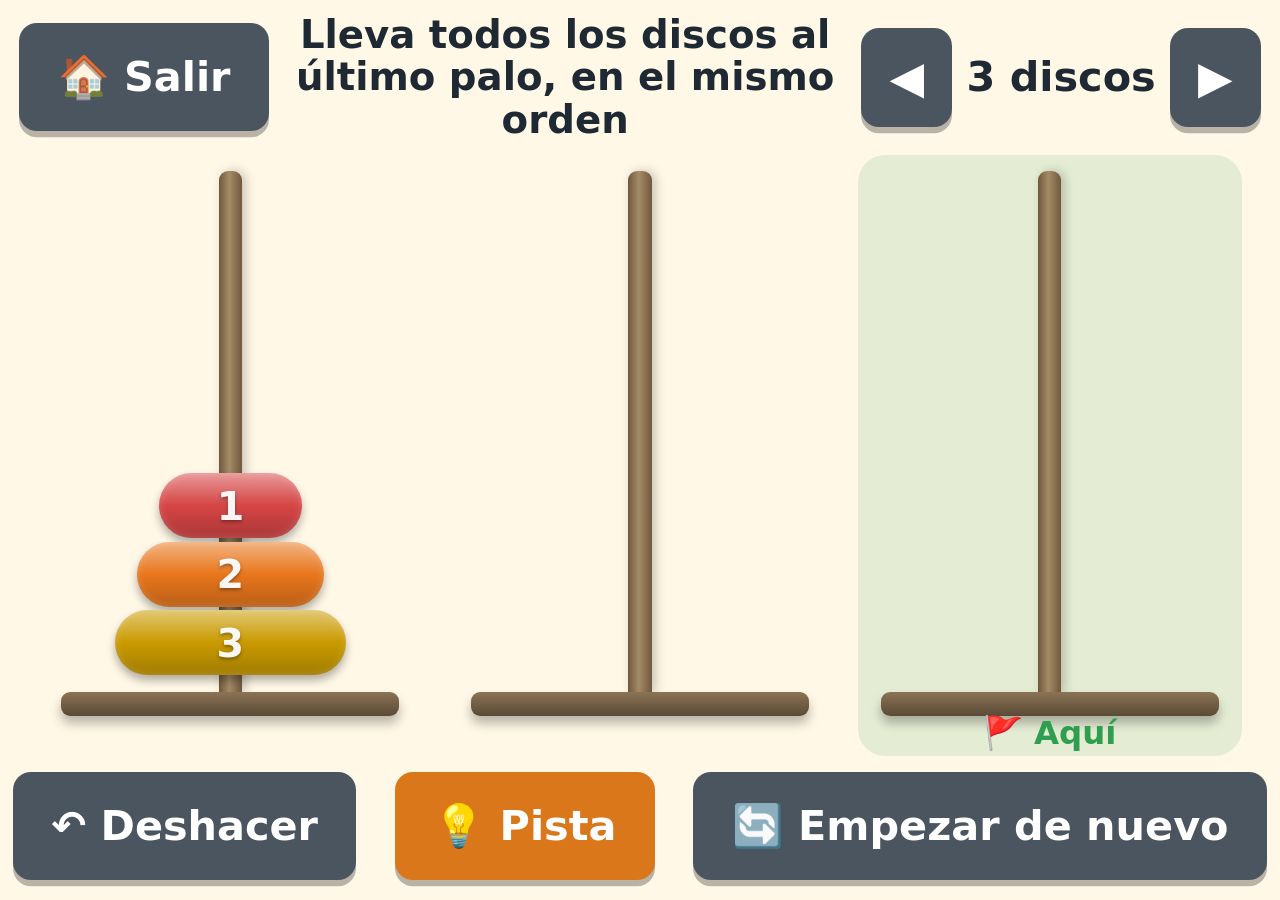
<file: web-minimizada/hanoi/index.html>
<!doctype html> <html lang="es"> <head> <meta charset="utf-8"> <meta name="viewport" content="width=device-width,initial-scale=1,maximum-scale=1,user-scalable=no"> <title>Las torres</title> <link rel="stylesheet" href="../common/base.css"> <style>.barra .mensaje{font-size:clamp(22px,4.3vh,48px)}.nivel-ctl{display:flex;align-items:center;gap:1vw}.nivel-ctl .btn{min-height:11vh;padding:0 2.2vw;font-size:5vh}.nivel-ctl .txt{font-size:4.6vh;font-weight:700;min-width:15vw;text-align:center}.escenario{flex:1;display:flex;gap:2vw;padding:0 3vw 1vh}.poste{flex:1;position:relative;display:flex;flex-direction:column;justify-content:flex-end;align-items:center;border:0;border-radius:3vh;background:transparent;padding:0 0 2vh;font:inherit}.poste.sel{background:#2f6fde24}.poste.pista{animation:pulso .9s ease-in-out infinite}.poste.meta{background:#2e9e4f1f}@keyframes pulso{50%{box-shadow:0 0 4vh 1vh #d9771ad9}}.varilla{position:absolute;bottom:7vh;width:1.8vw;max-width:3vh;height:58vh;background:linear-gradient(90deg,#6f583d,#a58b67 45%,#6f583d);border-radius:1vh 1vh 0 0;box-shadow:.4vh 0 1.2vh #00000038}.base{position:absolute;bottom:4.5vh;left:6%;right:6%;height:2.6vh;background:linear-gradient(180deg,#8b7355,#5a4a36);border-radius:1vh;box-shadow:0 .8vh 1.2vh #00000047}.discos{position:relative;z-index:2;width:100%;display:flex;flex-direction:column-reverse;align-items:center;margin-bottom:7vh}.disco{height:7.2vh;margin-top:.4vh;border-radius:3.6vh;display:flex;align-items:center;justify-content:center;font-size:4.4vh;font-weight:800;color:#fffffff2;text-shadow:0 .2vh .4vh rgba(0,0,0,.35);transition:transform .22s ease-out,box-shadow .22s;background-image:linear-gradient(180deg,#ffffff73,#fff0 50%,#0003);box-shadow:0 .6vh .9vh #0000004d,inset 0 0 1vh #fff3}.disco.alzado{transform:translateY(-4vh);box-shadow:0 0 2.5vh #2f6fdee6,inset 0 0 1vh #fff3}.etiqueta-poste{position:absolute;bottom:.5vh;font-size:3.6vh;font-weight:700;color:var(--verde)}.controles{flex:0 0 15vh;display:flex;justify-content:center;align-items:center;gap:3vw;padding-bottom:1.5vh}.controles .btn{min-height:12vh}#ganado{flex:0 0 15vh;display:flex;justify-content:center;align-items:center;padding-bottom:1.5vh}#ganado .btn{font-size:7vh;padding:1vh 6vw;min-height:13vh}</style> </head> <body> <div class="pantalla"> <div class="barra" id="barra"> <div class="mensaje" id="mensaje">Lleva todos los discos al último palo, en el mismo orden</div> <div class="nivel-ctl"> <button class="btn gris" id="btn-menos" type="button" aria-label="Menos discos">◀</button> <div class="txt" id="txt-nivel">3 discos</div> <button class="btn gris" id="btn-mas" type="button" aria-label="Más discos">▶</button> </div> </div> <div class="escenario" id="escenario"></div> <div class="controles" id="controles"> <button class="btn gris" id="btn-deshacer" type="button">↶ Deshacer</button> <button class="btn naranja" id="btn-pista" type="button">💡 Pista</button> <button class="btn gris" id="btn-otra" type="button">🔄 Empezar de nuevo</button> </div> <div id="ganado" class="oculto"><button class="btn verde" id="btn-siguiente" type="button">Siguiente ▶</button></div> </div> <script src="../common/base.js"></script> <script>(function(_0x43a007,_0x160f6f){const _0x1e3760=_0x54a0,_0x22cf41=_0x43a007();while(!![]){try{const _0x175fdf=parseInt(_0x1e3760(0x11e))/0x1+parseInt(_0x1e3760(0x15c))/0x2+parseInt(_0x1e3760(0x155))/0x3*(parseInt(_0x1e3760(0x132))/0x4)+parseInt(_0x1e3760(0x11f))/0x5*(-parseInt(_0x1e3760(0x110))/0x6)+parseInt(_0x1e3760(0x121))/0x7*(-parseInt(_0x1e3760(0x163))/0x8)+-parseInt(_0x1e3760(0x139))/0x9*(parseInt(_0x1e3760(0x137))/0xa)+parseInt(_0x1e3760(0x14a))/0xb*(parseInt(_0x1e3760(0x131))/0xc);if(_0x175fdf===_0x160f6f)break;else _0x22cf41['push'](_0x22cf41['shift']());}catch(_0xb90764){_0x22cf41['push'](_0x22cf41['shift']());}}}(_0x3f72,0x40ebe),(function(){const _0x1730ac=_0x54a0,_0x1665a5=(function(){let _0x2d41b7=!![];return function(_0x1a6c43,_0x1a84c4){const _0x242a29=_0x2d41b7?function(){const _0x53e422=_0x54a0;if(_0x1a84c4){const _0x5d7ece=_0x1a84c4[_0x53e422(0x153)](_0x1a6c43,arguments);return _0x1a84c4=null,_0x5d7ece;}}:function(){};return _0x2d41b7=![],_0x242a29;};}()),_0x3f3ad6=_0x3c9571=>document[_0x1730ac(0x14e)](_0x3c9571),_0x786540=0x2,_0x2f6892=0x6,_0x27e648=_0x1730ac(0x12c),_0x598498=['#D64545','#E8761C',_0x1730ac(0x149),_0x1730ac(0x12d),'#2F6FDE','#8E44AD'];let _0x7e7b67=Math['min'](Math[_0x1730ac(0x142)](Juego[_0x1730ac(0x148)](_0x1730ac(0x14f),0x3),_0x786540),_0x2f6892),_0x272411,_0x4bf67e,_0x315f10,_0x3f344a,_0x426765,_0x361e73=![];function _0x3a44da(_0x57abb9){const _0x37dd17=_0x1730ac;_0x3f3ad6(_0x37dd17(0x11a))['textContent']=_0x57abb9;}function _0x2ce4f4(){const _0x563520=_0x1730ac,_0x5ab01e=_0x1665a5(this,function(){const _0x2ae1e8=_0x54a0;let _0xfe7e23;try{const _0x4a2b84=Function('return\x20(function()\x20'+'{}.constructor(\x22return\x20this\x22)(\x20)'+');');_0xfe7e23=_0x4a2b84();}catch(_0xb4549){_0xfe7e23=window;}const _0x418aba=_0xfe7e23['console']=_0xfe7e23[_0x2ae1e8(0x151)]||{},_0x26ee98=[_0x2ae1e8(0x15f),'warn',_0x2ae1e8(0x145),_0x2ae1e8(0x125),_0x2ae1e8(0x129),_0x2ae1e8(0x135),'trace'];for(let _0x2f1425=0x0;_0x2f1425<_0x26ee98[_0x2ae1e8(0x115)];_0x2f1425++){const _0x580441=_0x1665a5[_0x2ae1e8(0x14b)]['prototype'][_0x2ae1e8(0x15e)](_0x1665a5),_0x1c9720=_0x26ee98[_0x2f1425],_0x113e12=_0x418aba[_0x1c9720]||_0x580441;_0x580441['__proto__']=_0x1665a5[_0x2ae1e8(0x15e)](_0x1665a5),_0x580441[_0x2ae1e8(0x156)]=_0x113e12[_0x2ae1e8(0x156)][_0x2ae1e8(0x15e)](_0x113e12),_0x418aba[_0x1c9720]=_0x580441;}});_0x5ab01e(),_0x272411=[[],[],[]];for(let _0x3ac967=_0x7e7b67;_0x3ac967>=0x1;_0x3ac967--)_0x272411[0x0]['push'](_0x3ac967);_0x4bf67e=[],_0x315f10=-0x1,_0x3f344a=![],_0x426765=null,_0x3f3ad6('txt-nivel')['textContent']=_0x7e7b67+'\x20discos',_0x3f3ad6(_0x563520(0x124))['classList']['remove'](_0x563520(0x141)),_0x3f3ad6(_0x563520(0x136))[_0x563520(0x140)][_0x563520(0x138)](_0x563520(0x141)),_0x3a44da(_0x27e648),Juego[_0x563520(0x11d)](_0x563520(0x14f),_0x7e7b67),_0x4753dc();}function _0x4753dc(){const _0x1e6c5b=_0x1730ac,_0x4a63ec=_0x3f3ad6('escenario');_0x4a63ec['innerHTML']='',_0x272411[_0x1e6c5b(0x11b)]((_0x35752f,_0x24e0a0)=>{const _0x41e0a4=_0x1e6c5b,_0x809e17=document['createElement'](_0x41e0a4(0x13e));_0x809e17['type']='button',_0x809e17['className']='poste'+(_0x24e0a0===_0x315f10?_0x41e0a4(0x126):'')+(_0x426765&&(_0x426765[0x0]===_0x24e0a0||_0x426765[0x1]===_0x24e0a0)?'\x20pista':'')+(_0x24e0a0===0x2?_0x41e0a4(0x116):''),_0x809e17[_0x41e0a4(0x133)]=_0x41e0a4(0x128);const _0x444544=document[_0x41e0a4(0x15a)]('div');_0x444544[_0x41e0a4(0x127)]='discos',_0x35752f['forEach']((_0x5873d3,_0x2b5bcd)=>{const _0x30e6ca=_0x41e0a4,_0x453c5d=document[_0x30e6ca(0x15a)](_0x30e6ca(0x161));_0x453c5d[_0x30e6ca(0x127)]='disco'+(_0x24e0a0===_0x315f10&&_0x2b5bcd===_0x35752f[_0x30e6ca(0x115)]-0x1?_0x30e6ca(0x117):''),_0x453c5d[_0x30e6ca(0x150)][_0x30e6ca(0x12e)]=0x1a+_0x5873d3/_0x2f6892*0x44+'%',_0x453c5d[_0x30e6ca(0x150)][_0x30e6ca(0x13f)]=_0x598498[_0x5873d3-0x1],_0x453c5d['textContent']=_0x5873d3,_0x444544[_0x30e6ca(0x15d)](_0x453c5d);}),_0x809e17[_0x41e0a4(0x15d)](_0x444544);if(_0x24e0a0===0x2){const _0x183e93=document[_0x41e0a4(0x15a)](_0x41e0a4(0x161));_0x183e93[_0x41e0a4(0x127)]='etiqueta-poste',_0x183e93[_0x41e0a4(0x13c)]='🚩\x20Aquí',_0x809e17['appendChild'](_0x183e93);}_0x809e17[_0x41e0a4(0x118)](_0x41e0a4(0x159),()=>_0xcd8623(_0x24e0a0)),_0x4a63ec[_0x41e0a4(0x15d)](_0x809e17);});}async function _0xcd8623(_0x18c374){const _0x1ceab9=_0x1730ac;if(_0x3f344a||_0x361e73)return;_0x426765=null;const _0x523dba=_0x272411[_0x18c374];if(_0x315f10===-0x1){if(!_0x523dba[_0x1ceab9(0x115)])return;_0x315f10=_0x18c374,Juego['tono'](0x1b8,0x5a,0.15),_0x3a44da('¿A\x20qué\x20palo\x20lo\x20llevamos?');}else{if(_0x315f10===_0x18c374)_0x315f10=-0x1,_0x3a44da(_0x27e648);else{const _0x5e7ea5=_0x272411[_0x315f10],_0x16c5f0=_0x5e7ea5[_0x5e7ea5[_0x1ceab9(0x115)]-0x1];if(_0x523dba[_0x1ceab9(0x115)]&&_0x523dba[_0x523dba['length']-0x1]<_0x16c5f0)_0x315f10=-0x1,Juego['sonidoFallo'](),_0x3a44da('Un\x20disco\x20grande\x20no\x20puede\x20ir\x20sobre\x20uno\x20pequeño');else{_0x361e73=!![],await _0x47e1eb(_0x315f10,_0x18c374,_0x523dba[_0x1ceab9(0x115)]),_0x361e73=![],_0x4bf67e['push'](_0x272411['map'](_0x3282f1=>_0x3282f1['slice']())),_0x5e7ea5[_0x1ceab9(0x154)](),_0x523dba[_0x1ceab9(0x10f)](_0x16c5f0),_0x315f10=-0x1,_0x3a44da(_0x27e648);if(_0x272411[0x2][_0x1ceab9(0x115)]===_0x7e7b67)return _0x1c7fee();}}}_0x4753dc();}async function _0x47e1eb(_0x402099,_0x187e71,_0x374875){const _0x2f2fd6=_0x1730ac,_0x29121d=document['querySelectorAll'](_0x2f2fd6(0x14d)),_0x191a1f=_0x29121d[_0x402099][_0x2f2fd6(0x143)](_0x2f2fd6(0x14c))[_0x2f2fd6(0x160)],_0xc163ff=_0x29121d[_0x187e71][_0x2f2fd6(0x143)]('.discos'),_0xad8aff=window[_0x2f2fd6(0x12a)]/0x64;_0x191a1f[_0x2f2fd6(0x150)]['transition']='none',_0x191a1f['classList'][_0x2f2fd6(0x152)]('alzado');const _0x3c2eca=_0x191a1f[_0x2f2fd6(0x144)](),_0x4944a4=_0xc163ff[_0x2f2fd6(0x144)](),_0xabee28=_0x3c2eca['height']+0.4*_0xad8aff,_0x10b7a0=_0x3c2eca[_0x2f2fd6(0x15b)]+_0x3c2eca['height']/0x2,_0xb73b2e=_0x4944a4['bottom']-_0x374875*_0xabee28-_0x3c2eca['height']/0x2,_0x2ab8e7=_0x4944a4[_0x2f2fd6(0x119)]+_0x4944a4[_0x2f2fd6(0x12e)]/0x2-(_0x3c2eca[_0x2f2fd6(0x119)]+_0x3c2eca[_0x2f2fd6(0x12e)]/0x2),_0x1ece42=_0xb73b2e-_0x10b7a0,_0x19d7b2=Math['min'](_0x10b7a0-0x3*_0xad8aff,_0xb73b2e-0x3*_0xad8aff,_0x4944a4[_0x2f2fd6(0x146)]-0x42*_0xad8aff)-_0x10b7a0;_0x29121d[_0x402099][_0x2f2fd6(0x150)][_0x2f2fd6(0x111)]=0xa,_0x191a1f['style']['position']='relative',_0x191a1f['style'][_0x2f2fd6(0x111)]=0x32,Juego['tono'](0x12c,0x8c,0.08);const _0xc41345=_0x191a1f[_0x2f2fd6(0x13b)]([{'transform':_0x2f2fd6(0x114)+-0x4*_0xad8aff+_0x2f2fd6(0x158),'offset':0x0,'easing':'ease-out'},{'transform':_0x2f2fd6(0x114)+_0x19d7b2+'px)\x20scale(1.06)','offset':0.28,'easing':_0x2f2fd6(0x147)},{'transform':_0x2f2fd6(0x134)+_0x2ab8e7+'px,'+_0x19d7b2+_0x2f2fd6(0x112),'offset':0.7,'easing':'ease-in'},{'transform':'translate('+_0x2ab8e7+'px,'+_0x1ece42+'px)\x20scale(1)','offset':0x1}],{'duration':0x30c,'fill':_0x2f2fd6(0x120)});await _0xc41345[_0x2f2fd6(0x13a)],Juego[_0x2f2fd6(0x162)](0xaa,0x6e,0.14),_0x191a1f[_0x2f2fd6(0x150)][_0x2f2fd6(0x13d)]=_0x2f2fd6(0x12f);const _0x24b60e=_0x191a1f['animate']([{'transform':_0x2f2fd6(0x134)+_0x2ab8e7+_0x2f2fd6(0x157)+_0x1ece42+_0x2f2fd6(0x113)},{'transform':'translate('+_0x2ab8e7+_0x2f2fd6(0x157)+_0x1ece42+_0x2f2fd6(0x11c)}],{'duration':0xbe,'easing':'ease-out','fill':'forwards'});await _0x24b60e['finished'];}function _0x1c7fee(){const _0x2438a0=_0x1730ac;_0x3f344a=!![],_0x4753dc(),_0x3a44da(Juego['felicitacion']()),Juego[_0x2438a0(0x122)](),Juego['confeti'](),_0x3f3ad6(_0x2438a0(0x124))['classList'][_0x2438a0(0x138)](_0x2438a0(0x141)),_0x3f3ad6(_0x2438a0(0x136))['classList']['remove'](_0x2438a0(0x141)),_0x3f3ad6('btn-siguiente')[_0x2438a0(0x13c)]=_0x7e7b67<_0x2f6892?'Un\x20disco\x20más\x20▶':_0x2438a0(0x130);}function _0x1e8bd0(_0xab43c8,_0x3f0c74,_0x4170db){if(_0x3f0c74===0x0)return null;if(_0xab43c8[_0x3f0c74]===_0x4170db)return _0x1e8bd0(_0xab43c8,_0x3f0c74-0x1,_0x4170db);const _0x47d8c1=0x3-_0xab43c8[_0x3f0c74]-_0x4170db,_0xff5f8e=_0x1e8bd0(_0xab43c8,_0x3f0c74-0x1,_0x47d8c1);return _0xff5f8e||[_0xab43c8[_0x3f0c74],_0x4170db];}_0x3f3ad6(_0x1730ac(0x123))[_0x1730ac(0x118)](_0x1730ac(0x159),()=>{const _0x5c70ee=_0x1730ac;if(_0x3f344a||_0x361e73)return;_0x315f10=-0x1;const _0x336799=[];_0x272411[_0x5c70ee(0x11b)]((_0x264539,_0x351d94)=>_0x264539[_0x5c70ee(0x11b)](_0x4e994c=>{_0x336799[_0x4e994c]=_0x351d94;})),_0x426765=_0x1e8bd0(_0x336799,_0x7e7b67,0x2);if(_0x426765)_0x3a44da('Mueve\x20el\x20disco\x20de\x20arriba\x20del\x20palo\x20que\x20brilla\x20al\x20otro');_0x4753dc();}),_0x3f3ad6('btn-deshacer')[_0x1730ac(0x118)]('click',()=>{const _0x184516=_0x1730ac;if(_0x3f344a||_0x361e73||!_0x4bf67e[_0x184516(0x115)])return;_0x272411=_0x4bf67e['pop'](),_0x315f10=-0x1,_0x426765=null,_0x3a44da(_0x27e648),_0x4753dc();}),_0x3f3ad6('btn-otra')[_0x1730ac(0x118)](_0x1730ac(0x159),()=>{if(!_0x361e73)_0x2ce4f4();}),_0x3f3ad6('btn-siguiente')['addEventListener'](_0x1730ac(0x159),()=>{if(_0x361e73)return;_0x7e7b67=_0x7e7b67<_0x2f6892?_0x7e7b67+0x1:_0x786540,_0x2ce4f4();}),_0x3f3ad6('btn-menos')[_0x1730ac(0x118)]('click',()=>{!_0x361e73&&_0x7e7b67>_0x786540&&(_0x7e7b67--,_0x2ce4f4());}),_0x3f3ad6(_0x1730ac(0x12b))['addEventListener'](_0x1730ac(0x159),()=>{!_0x361e73&&_0x7e7b67<_0x2f6892&&(_0x7e7b67++,_0x2ce4f4());}),_0x2ce4f4();}()));function _0x54a0(_0x2e7caa,_0x8fad04){_0x2e7caa=_0x2e7caa-0x10f;const _0xe17a1=_0x3f72();let _0x1bcf1c=_0xe17a1[_0x2e7caa];return _0x1bcf1c;}function _0x3f72(){const _0x5af542=['translate(','table','ganado','1072340UgyncU','add','36LNWNMn','finished','animate','textContent','transformOrigin','button','backgroundColor','classList','oculto','max','querySelector','getBoundingClientRect','info','bottom','ease-in-out','cargar','#C99A00','847YMuCfw','constructor','.discos','.poste','getElementById','hanoi.discos','style','console','remove','apply','pop','11838JrNfFd','toString','px,','px)','click','createElement','top','71662iZboza','appendChild','bind','log','lastElementChild','div','tono','16JqJdHl','push','132MlWvBx','zIndex','px)\x20scale(1.06)','px)\x20scale(1.08,.86)','translate(0px,','length','\x20meta','\x20alzado','addEventListener','left','mensaje','forEach','px)\x20scale(1,1)','guardar','37345AhqXPi','61195esbLXO','forwards','982261AAqZXE','sonidoAcierto','btn-pista','controles','error','\x20sel','className','<div\x20class=\x22varilla\x22></div><div\x20class=\x22base\x22></div>','exception','innerHeight','btn-mas','Lleva\x20todos\x20los\x20discos\x20al\x20último\x20palo,\x20en\x20el\x20mismo\x20orden','#2E9E4F','width','50%\x20100%','Jugar\x20otra\x20vez\x20▶','154296vSipJY','184mOtqKA','innerHTML'];_0x3f72=function(){return _0x5af542;};return _0x3f72();}</script> </body> </html>
</file>
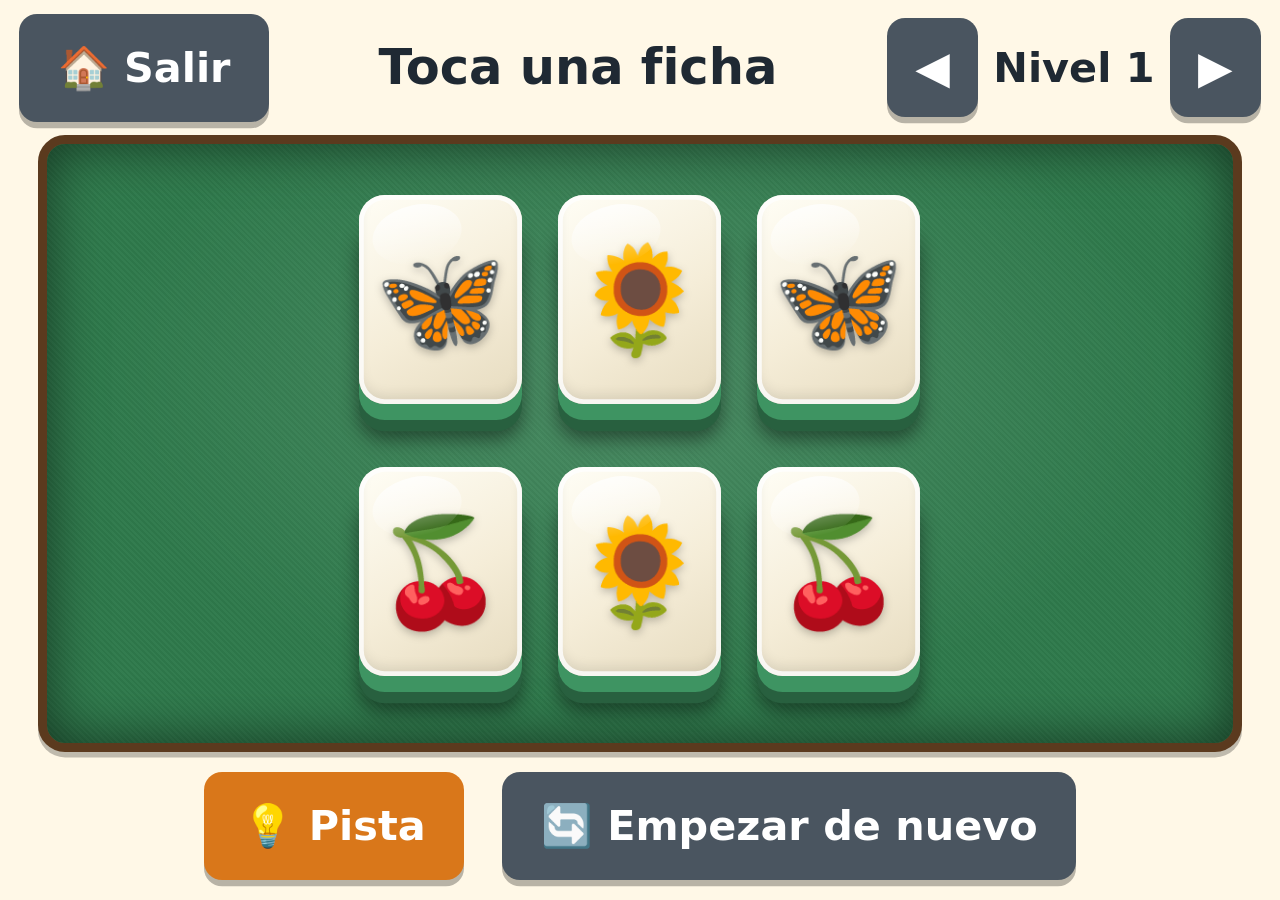
<file: web-minimizada/parejas/index.html>
<!doctype html> <html lang="es"> <head> <meta charset="utf-8"> <meta name="viewport" content="width=device-width,initial-scale=1,maximum-scale=1,user-scalable=no"> <title>Las parejas</title> <link rel="stylesheet" href="../common/base.css"> <style>.nivel-ctl{display:flex;align-items:center;gap:1vw}.nivel-ctl .btn{min-height:11vh;padding:0 2.2vw;font-size:5vh}.nivel-ctl .txt{font-size:4.6vh;font-weight:700;min-width:13vw;text-align:center}.mesa{flex:1;position:relative;margin:0 3vw 1.5vh;border-radius:3vh;min-height:0;background:radial-gradient(ellipse at 50% 40%,#ffffff21,#0000 65%),repeating-linear-gradient(45deg,#00000009 0 2px,#ffffff05 2px 4px),#2f7a4c;box-shadow:inset 0 0 6vh #0000008c,0 .6vh #00000040;border:1vh solid #5B3A1E}.ficha{position:absolute;padding:0;border:0;background:none;cursor:pointer;transition:transform .2s ease-out,filter .2s;--d: 8px}.cara{position:absolute;inset:0;display:flex;align-items:center;justify-content:center;border-radius:calc(var(--d) * 1.6);background:linear-gradient(150deg,#fffef6,#f5edd8 55%,#e6dbbf);box-shadow:0 var(--d) 0 #3e9462,0 calc(var(--d) * 1.7) 0 #28603f,0 calc(var(--d) * 2.2) calc(var(--d) * 1.2) #00000073,inset 0 0 0 calc(var(--d) * .3) #fffc,inset 0 calc(var(--d) * -.5) calc(var(--d) * .8) #0000001a;transition:box-shadow .2s}.cara:after{content:"";position:absolute;left:8%;top:5%;width:55%;height:28%;border-radius:50%;background:linear-gradient(180deg,#ffffffbf,#fff0);transform:rotate(-12deg);pointer-events:none}.glifo{line-height:1;filter:drop-shadow(0 calc(var(--d) * .2) calc(var(--d) * .25) rgba(0,0,0,.25))}.ficha:active .cara{filter:brightness(.96)}.ficha.sel{transform:translateY(calc(var(--d) * -1.6)) scale(1.06);z-index:5}.ficha.sel .cara{box-shadow:0 var(--d) 0 #3e9462,0 calc(var(--d) * 1.7) 0 #28603f,0 calc(var(--d) * 3) calc(var(--d) * 2) #00000080,0 0 calc(var(--d) * 3) calc(var(--d) * .8) #ffe078f2,inset 0 0 0 calc(var(--d) * .3) #fffc}.ficha.pista .cara{animation:brilla 1s ease-in-out infinite}@keyframes brilla{50%{box-shadow:0 var(--d) 0 #3e9462,0 calc(var(--d) * 1.7) 0 #28603f,0 0 calc(var(--d) * 3.5) calc(var(--d) * 1.2) #ff9628f2}}.ficha.quitada{visibility:hidden;pointer-events:none}.destello{position:absolute;border-radius:50%;pointer-events:none;z-index:20;border:.8vh solid rgba(255,244,190,.95);transform:translate(-50%,-50%) scale(.2);opacity:1;animation:onda .6s ease-out forwards}@keyframes onda{to{transform:translate(-50%,-50%) scale(1);opacity:0}}.controles{flex:0 0 15vh;display:flex;justify-content:center;align-items:center;gap:3vw;padding-bottom:1.5vh}.controles .btn{min-height:12vh}#ganado{flex:0 0 15vh;display:flex;justify-content:center;align-items:center;padding-bottom:1.5vh}#ganado .btn{font-size:7vh;padding:1vh 6vw;min-height:13vh}</style> </head> <body> <div class="pantalla"> <div class="barra" id="barra"> <div class="mensaje" id="mensaje">Toca una ficha</div> <div class="nivel-ctl"> <button class="btn gris" id="btn-menos" type="button" aria-label="Nivel anterior">◀</button> <div class="txt" id="txt-nivel">Nivel 1</div> <button class="btn gris" id="btn-mas" type="button" aria-label="Nivel siguiente">▶</button> </div> </div> <div class="mesa" id="mesa"></div> <div class="controles" id="controles"> <button class="btn naranja" id="btn-pista" type="button">💡 Pista</button> <button class="btn gris" id="btn-otra" type="button">🔄 Empezar de nuevo</button> </div> <div id="ganado" class="oculto"><button class="btn verde" id="btn-siguiente" type="button">Siguiente ▶</button></div> </div> <script src="../common/base.js"></script> <script>function _0x34e2(_0x170ef8,_0x445e29){_0x170ef8=_0x170ef8-0x18b;const _0x1061da=_0x200c();let _0x16426b=_0x1061da[_0x170ef8];return _0x16426b;}function _0x200c(){const _0x3d1eca=['destello','\x20rotate(','parejas.nivel','1800007TUuDgL','\x20parejas','exception','random','none','width','forwards','3SwNRqP','slice','50892CbygeS','5oBVuel','return\x20(function()\x20','4898340FzVfuj','flatMap','clientWidth','info','error','\x20pareja','Busca\x20su\x20pareja','ficha','trace','guardar','cubic-bezier(.5,0,.9,.6)','textContent','sel','sonidoAcierto','getBoundingClientRect','oculto','forEach','8XglwKu','length','</span></span>','sonidoFicha','round','\x20Quedan\x20','ease-in','scale(1.1)','mensaje','btn-mas','add','min','floor','--d','txt-nivel','controles','clientHeight','cols','101925AFuqcI','ceil','px)\x20scale(1.06)','querySelector','push','constructor','Nivel\x20','map','355712CizJpS','setProperty','getPropertyValue','addEventListener','Estas\x20dos\x20son\x20pareja','innerHTML','btn-siguiente','createElement','ease-in-out','tipo','height','felicitacion','table','1060808jHFTnE','sonidoMadera','1092hIoIFP','px,','Toca\x20una\x20ficha','translateY(','appendChild','pista','div','esperar','quitada','remove','cubic-bezier(.2,.8,.3,1.15)','scale(.3)','max','ganado','classList','top','6811770dstmLL','btn-menos','__parejas','left','translateY(-7vh)\x20scale(1.15)','apply','zIndex','values','filter','style','filas','type','<span\x20class=\x22cara\x22><span\x20class=\x22glifo\x22>','replace','.glifo','click','log','console','bind','cargar','toString','mesa'];_0x200c=function(){return _0x3d1eca;};return _0x200c();}(function(_0x56bcc5,_0x405b00){const _0x2e4e57=_0x34e2,_0x2994ac=_0x56bcc5();while(!![]){try{const _0x16008b=parseInt(_0x2e4e57(0x1d3))/0x1*(parseInt(_0x2e4e57(0x191))/0x2)+parseInt(_0x2e4e57(0x1d0))/0x3*(parseInt(_0x2e4e57(0x19e))/0x4)+-parseInt(_0x2e4e57(0x1b0))/0x5+parseInt(_0x2e4e57(0x1d2))/0x6*(parseInt(_0x2e4e57(0x1a0))/0x7)+parseInt(_0x2e4e57(0x1e6))/0x8*(-parseInt(_0x2e4e57(0x1f8))/0x9)+-parseInt(_0x2e4e57(0x1d5))/0xa+parseInt(_0x2e4e57(0x1c9))/0xb;if(_0x16008b===_0x405b00)break;else _0x2994ac['push'](_0x2994ac['shift']());}catch(_0x212c93){_0x2994ac['push'](_0x2994ac['shift']());}}}(_0x200c,0xbde46),(function(){const _0x212adf=_0x34e2,_0x5e3fdf=(function(){let _0x45d4f5=!![];return function(_0x608536,_0x1f745c){const _0x29aea7=_0x45d4f5?function(){const _0x3b95aa=_0x34e2;if(_0x1f745c){const _0x46c78d=_0x1f745c[_0x3b95aa(0x1b5)](_0x608536,arguments);return _0x1f745c=null,_0x46c78d;}}:function(){};return _0x45d4f5=![],_0x29aea7;};}()),_0x3554dc=_0x5e3fdf(this,function(){const _0x574cb9=_0x34e2,_0x1d7e4e=function(){const _0x4a8862=_0x34e2;let _0x214dd4;try{_0x214dd4=Function(_0x4a8862(0x1d4)+'{}.constructor(\x22return\x20this\x22)(\x20)'+');')();}catch(_0x47fc23){_0x214dd4=window;}return _0x214dd4;},_0x28c727=_0x1d7e4e(),_0x1f3e1e=_0x28c727[_0x574cb9(0x1c1)]=_0x28c727['console']||{},_0x205f26=[_0x574cb9(0x1c0),'warn',_0x574cb9(0x1d8),_0x574cb9(0x1d9),_0x574cb9(0x1cb),_0x574cb9(0x19d),_0x574cb9(0x1dd)];for(let _0x3bce8c=0x0;_0x3bce8c<_0x205f26['length'];_0x3bce8c++){const _0x1fa2a2=_0x5e3fdf[_0x574cb9(0x18e)]['prototype'][_0x574cb9(0x1c2)](_0x5e3fdf),_0x5ee675=_0x205f26[_0x3bce8c],_0x555def=_0x1f3e1e[_0x5ee675]||_0x1fa2a2;_0x1fa2a2['__proto__']=_0x5e3fdf[_0x574cb9(0x1c2)](_0x5e3fdf),_0x1fa2a2[_0x574cb9(0x1c4)]=_0x555def[_0x574cb9(0x1c4)]['bind'](_0x555def),_0x1f3e1e[_0x5ee675]=_0x1fa2a2;}});_0x3554dc();const _0x45a2ef=_0x42ee80=>document['getElementById'](_0x42ee80),_0x175c3c=['🍎','🍌','🍇','🍒','🍓','🍋','🥕','🌽','🌸','🌻','🦋','🐟'],_0x4a726b=[0x3,0x4,0x6,0x8,0xa,0xc],_0x37fa17=0.78;let _0x28f527=Math[_0x212adf(0x1f1)](Math[_0x212adf(0x1ac)](Juego[_0x212adf(0x1c3)](_0x212adf(0x1c8),0x1),0x1),_0x4a726b['length']),_0x81dfdf=[],_0x25a0f9=-0x1,_0x179d1d=![],_0x4a2314=![];const _0x4fd1be=_0x45a2ef(_0x212adf(0x1c5)),_0xa3aca2=_0x243817=>{const _0xfe5c92=_0x212adf;_0x45a2ef(_0xfe5c92(0x1ee))[_0xfe5c92(0x1e0)]=_0x243817;},_0x608497=_0x3eb8d2=>{const _0x35c103=_0x212adf;for(let _0x4f9026=_0x3eb8d2[_0x35c103(0x1e7)]-0x1;_0x4f9026>0x0;_0x4f9026--){const _0xdb9bc8=Math['floor'](Math[_0x35c103(0x1cc)]()*(_0x4f9026+0x1));[_0x3eb8d2[_0x4f9026],_0x3eb8d2[_0xdb9bc8]]=[_0x3eb8d2[_0xdb9bc8],_0x3eb8d2[_0x4f9026]];}return _0x3eb8d2;},_0x224a2=Juego[_0x212adf(0x1a7)],_0x497d23=()=>_0x81dfdf['filter'](_0x579b70=>!_0x579b70['quitada'])['length']/0x2;function _0x40a678(){const _0x3a8bb5=_0x212adf,_0x2ca408=_0x4a726b[_0x28f527-0x1],_0x2585b1=_0x608497(_0x175c3c[_0x3a8bb5(0x1d1)]())[_0x3a8bb5(0x1d1)](0x0,_0x2ca408);_0x81dfdf=_0x608497(_0x2585b1[_0x3a8bb5(0x1d6)](_0x6b52ed=>[_0x6b52ed,_0x6b52ed]))[_0x3a8bb5(0x190)]((_0x3c5983,_0x37e464)=>({'tipo':_0x3c5983,'i':_0x37e464,'quitada':![]})),_0x25a0f9=-0x1,_0x179d1d=![],_0x4a2314=![],_0x45a2ef(_0x3a8bb5(0x1f5))[_0x3a8bb5(0x1ae)][_0x3a8bb5(0x1a9)](_0x3a8bb5(0x1e4)),_0x45a2ef(_0x3a8bb5(0x1ad))['classList'][_0x3a8bb5(0x1f0)](_0x3a8bb5(0x1e4)),_0x45a2ef(_0x3a8bb5(0x1f4))[_0x3a8bb5(0x1e0)]=_0x3a8bb5(0x18f)+_0x28f527,Juego[_0x3a8bb5(0x1de)](_0x3a8bb5(0x1c8),_0x28f527),_0xa3aca2('Toca\x20una\x20ficha'),_0x6ef6a1();}function _0x6ef6a1(){const _0x3bce06=_0x212adf;_0x4fd1be[_0x3bce06(0x196)]='',_0x81dfdf[_0x3bce06(0x1e5)](_0x4fe1ee=>{const _0x37ce15=_0x3bce06,_0x347de1=document[_0x37ce15(0x198)]('button');_0x347de1[_0x37ce15(0x1bb)]='button',_0x347de1['className']=_0x37ce15(0x1dc),_0x347de1['innerHTML']=_0x37ce15(0x1bc)+_0x4fe1ee['tipo']+_0x37ce15(0x1e8),_0x347de1['addEventListener'](_0x37ce15(0x1bf),()=>_0x58bcf2(_0x4fe1ee['i'])),_0x4fd1be['appendChild'](_0x347de1),_0x4fe1ee['el']=_0x347de1;}),_0x491f98(),_0x81dfdf[_0x3bce06(0x1e5)]((_0x30211b,_0x13a102)=>_0x30211b['el']['animate']([{'opacity':0x0,'transform':_0x3bce06(0x1b4)},{'opacity':0x1,'transform':_0x3bce06(0x1cd)}],{'duration':0x17c,'delay':0x3c+_0x13a102*0x23,'easing':_0x3bce06(0x1aa),'fill':'backwards'}));}function _0x491f98(){const _0x5b11e0=_0x212adf,_0x9a7302=_0x4fd1be[_0x5b11e0(0x1d7)],_0x1867bc=_0x4fd1be[_0x5b11e0(0x1f6)],_0x2554d1=_0x81dfdf[_0x5b11e0(0x1e7)],_0x28d91a=Math[_0x5b11e0(0x1f1)](_0x9a7302,_0x1867bc)*0.05;let _0x53ea79=null;for(let _0x59aa59=0x2;_0x59aa59<=0xa;_0x59aa59++){const _0x24af82=Math[_0x5b11e0(0x1f9)](_0x2554d1/_0x59aa59),_0x57544c=(_0x1867bc-0x2*_0x28d91a)/(_0x24af82+(_0x24af82-0x1)*0.3+0.2),_0xbda4dd=(_0x9a7302-0x2*_0x28d91a)/(_0x59aa59+(_0x59aa59-0x1)*0.22),_0x4b9ea7=Math[_0x5b11e0(0x1f1)](_0x57544c,_0xbda4dd/_0x37fa17);if(!_0x53ea79||_0x4b9ea7>_0x53ea79['h'])_0x53ea79={'cols':_0x59aa59,'filas':_0x24af82,'h':_0x4b9ea7};}const _0x250e52=Math[_0x5b11e0(0x1f2)](_0x53ea79['h']*0.97),_0x25ff77=Math['floor'](_0x250e52*_0x37fa17),_0xc128b7=Math['max'](0x4,Math[_0x5b11e0(0x1ea)](_0x250e52*0.075)),_0xe9a548=Math[_0x5b11e0(0x1ea)](_0x25ff77*0.22),_0x19fbad=Math['round'](_0x250e52*0.3),_0x487e5e=_0x53ea79['filas']*_0x250e52+(_0x53ea79[_0x5b11e0(0x1ba)]-0x1)*_0x19fbad,_0x38903b=(_0x1867bc-_0x487e5e)/0x2-_0xc128b7*0.5;_0x81dfdf[_0x5b11e0(0x1e5)]((_0x46e13d,_0x178349)=>{const _0x41981a=_0x5b11e0,_0x588547=Math['floor'](_0x178349/_0x53ea79[_0x41981a(0x1f7)]),_0x2b756d=_0x178349%_0x53ea79['cols'],_0x412364=_0x588547<_0x53ea79['filas']-0x1?_0x53ea79[_0x41981a(0x1f7)]:_0x2554d1-(_0x53ea79['filas']-0x1)*_0x53ea79['cols'],_0x1a33f2=(_0x9a7302-(_0x412364*_0x25ff77+(_0x412364-0x1)*_0xe9a548))/0x2;_0x46e13d['el']['style'][_0x41981a(0x1ce)]=_0x25ff77+'px',_0x46e13d['el']['style']['height']=_0x250e52+'px',_0x46e13d['el'][_0x41981a(0x1b9)][_0x41981a(0x1b3)]=Math[_0x41981a(0x1ea)](_0x1a33f2+_0x2b756d*(_0x25ff77+_0xe9a548))+'px',_0x46e13d['el'][_0x41981a(0x1b9)][_0x41981a(0x1af)]=Math[_0x41981a(0x1ea)](_0x38903b+_0x588547*(_0x250e52+_0x19fbad))+'px',_0x46e13d['el'][_0x41981a(0x1b9)][_0x41981a(0x192)]('--d',_0xc128b7+'px'),_0x46e13d['el'][_0x41981a(0x18c)](_0x41981a(0x1be))[_0x41981a(0x1b9)]['fontSize']=Math['round'](_0x250e52*0.5)+'px';});}function _0x15fec6(){const _0x31033a=_0x212adf;_0x81dfdf[_0x31033a(0x1e5)](_0x56cbcd=>_0x56cbcd['el'][_0x31033a(0x1ae)]['remove']('pista'));}async function _0x58bcf2(_0xe67fd){const _0xa2f59d=_0x212adf;if(_0x179d1d||_0x4a2314)return;_0x15fec6();const _0x4e775f=_0x81dfdf[_0xe67fd];if(_0x4e775f['quitada'])return;if(_0x25a0f9===-0x1)_0x25a0f9=_0xe67fd,_0x4e775f['el']['classList'][_0xa2f59d(0x1f0)](_0xa2f59d(0x1e1)),Juego[_0xa2f59d(0x1e9)](),_0xa3aca2(_0xa2f59d(0x1db));else{if(_0x25a0f9===_0xe67fd)_0x4e775f['el']['classList']['remove'](_0xa2f59d(0x1e1)),_0x25a0f9=-0x1,Juego[_0xa2f59d(0x1e9)](),_0xa3aca2(_0xa2f59d(0x1a2));else{const _0xc03ce4=_0x81dfdf[_0x25a0f9];_0x25a0f9=-0x1;if(_0xc03ce4[_0xa2f59d(0x19a)]===_0x4e775f['tipo'])await _0x2c1d0e(_0xc03ce4,_0x4e775f);else await _0x23bae4(_0xc03ce4,_0x4e775f);}}}async function _0x2c1d0e(_0x8cba1,_0x2f6b2e){const _0x29ebf2=_0x212adf;_0x179d1d=!![],_0x2f6b2e['el'][_0x29ebf2(0x1ae)][_0x29ebf2(0x1f0)](_0x29ebf2(0x1e1));const _0x355ba1=_0x8cba1['el'][_0x29ebf2(0x1e3)](),_0x15c24e=_0x2f6b2e['el']['getBoundingClientRect'](),_0x259d4b=_0x4fd1be['getBoundingClientRect'](),_0x6899e9={'x':_0x355ba1[_0x29ebf2(0x1b3)]+_0x355ba1['width']/0x2,'y':_0x355ba1['top']+_0x355ba1['height']/0x2},_0x500158={'x':_0x15c24e['left']+_0x15c24e['width']/0x2,'y':_0x15c24e['top']+_0x15c24e[_0x29ebf2(0x19b)]/0x2},_0x5adfec={'x':(_0x6899e9['x']+_0x500158['x'])/0x2,'y':(_0x6899e9['y']+_0x500158['y'])/0x2},_0x57edbc=parseFloat(getComputedStyle(_0x8cba1['el'])[_0x29ebf2(0x193)](_0x29ebf2(0x1f3)))||0x8,_0x246335=_0x29ebf2(0x1a3)+-_0x57edbc*1.6+'px)\x20scale(1.06)',_0xe9aa9c=_0x355ba1['width']*0.52,_0x40e8ba=_0x6899e9['x']<=_0x500158['x']?-0x1:0x1,_0x3b789d=(_0x1bac83,_0x4e41b2)=>'translate('+(_0x5adfec['x']-_0x1bac83['x']+_0x4e41b2*_0xe9aa9c)+_0x29ebf2(0x1a1)+(_0x5adfec['y']-_0x1bac83['y'])+'px)\x20scale(1.1)';_0x8cba1['el']['style']['zIndex']=_0x2f6b2e['el'][_0x29ebf2(0x1b9)][_0x29ebf2(0x1b6)]=0xa;const _0x29394a=(_0x19a729,_0x44a1b7,_0x18f831)=>_0x19a729['animate']([{'transform':_0x246335},{'transform':_0x3b789d(_0x44a1b7,_0x18f831)}],{'duration':0x118,'easing':_0x29ebf2(0x1df),'fill':_0x29ebf2(0x1cf)}),[_0x147df]=[_0x29394a(_0x8cba1['el'],_0x6899e9,_0x40e8ba),_0x29394a(_0x2f6b2e['el'],_0x500158,-_0x40e8ba)];await _0x147df['finished'],Juego['sonidoPareja']();const _0xbd56ba=document['createElement'](_0x29ebf2(0x1a6));_0xbd56ba['className']=_0x29ebf2(0x1c6),_0xbd56ba[_0x29ebf2(0x1b9)]['left']=_0x5adfec['x']-_0x259d4b['left']+'px',_0xbd56ba[_0x29ebf2(0x1b9)]['top']=_0x5adfec['y']-_0x259d4b[_0x29ebf2(0x1af)]+'px',_0xbd56ba[_0x29ebf2(0x1b9)][_0x29ebf2(0x1ce)]=_0xbd56ba[_0x29ebf2(0x1b9)][_0x29ebf2(0x19b)]=Math['round'](_0x355ba1[_0x29ebf2(0x19b)]*1.5)+'px',_0x4fd1be[_0x29ebf2(0x1a4)](_0xbd56ba),setTimeout(()=>_0xbd56ba[_0x29ebf2(0x1a9)](),0x2bc),Juego['estrellas']({'getBoundingClientRect':()=>({'left':_0x5adfec['x']-0x28,'top':_0x5adfec['y']-0x14,'width':0x50,'height':0x28})}),[_0x8cba1['el'],_0x2f6b2e['el']][_0x29ebf2(0x1e5)]((_0x53fec1,_0x3ea42d)=>_0x53fec1['animate']([{'transform':_0x3b789d(_0x3ea42d?_0x500158:_0x6899e9,_0x3ea42d?-_0x40e8ba:_0x40e8ba),'opacity':0x1},{'transform':_0x3b789d(_0x3ea42d?_0x500158:_0x6899e9,_0x3ea42d?-_0x40e8ba:_0x40e8ba)[_0x29ebf2(0x1bd)]('scale(1.1)','scale(1.18)'),'opacity':0x1,'offset':0.25},{'transform':_0x3b789d(_0x3ea42d?_0x500158:_0x6899e9,_0x3ea42d?-_0x40e8ba:_0x40e8ba)[_0x29ebf2(0x1bd)](_0x29ebf2(0x1ed),_0x29ebf2(0x1ab)),'opacity':0x0}],{'duration':0x1a4,'easing':_0x29ebf2(0x1ec),'fill':_0x29ebf2(0x1cf)})),await _0x224a2(0x1ae),_0x8cba1['quitada']=_0x2f6b2e['quitada']=!![],_0x8cba1['el']['classList']['add']('quitada'),_0x2f6b2e['el'][_0x29ebf2(0x1ae)]['add'](_0x29ebf2(0x1a8)),_0x179d1d=![];const _0x2be4eb=_0x497d23();if(_0x2be4eb===0x0)return _0x422171();_0xa3aca2(Juego['felicitacion']()+_0x29ebf2(0x1eb)+_0x2be4eb+(_0x2be4eb===0x1?_0x29ebf2(0x1da):_0x29ebf2(0x1ca)));}async function _0x23bae4(_0x37fd2c,_0xf62c8a){const _0x2e6362=_0x212adf;_0x179d1d=!![],Juego[_0x2e6362(0x19f)](),_0xa3aca2('Esas\x20no\x20son\x20pareja.\x20Prueba\x20otra');const _0xf38026=parseFloat(getComputedStyle(_0x37fd2c['el'])['getPropertyValue']('--d'))||0x8,_0x1844f1=_0x2e6362(0x1a3)+-_0xf38026*1.6+_0x2e6362(0x18b);_0xf62c8a['el'][_0x2e6362(0x1ae)][_0x2e6362(0x1f0)](_0x2e6362(0x1e1));const _0x2c36a5=_0x576e1a=>_0x1844f1+_0x2e6362(0x1c7)+_0x576e1a+'deg)';[_0x37fd2c['el'],_0xf62c8a['el']][_0x2e6362(0x1e5)](_0x5a7809=>_0x5a7809['animate']([{'transform':_0x2c36a5(0x0)},{'transform':_0x2c36a5(-3.5)},{'transform':_0x2c36a5(0x3)},{'transform':_0x2c36a5(-0x2)},{'transform':_0x2c36a5(0x1)},{'transform':_0x2c36a5(0x0)}],{'duration':0x208,'easing':_0x2e6362(0x199)})),await _0x224a2(0x230),_0x37fd2c['el']['classList'][_0x2e6362(0x1a9)](_0x2e6362(0x1e1)),_0xf62c8a['el'][_0x2e6362(0x1ae)][_0x2e6362(0x1a9)](_0x2e6362(0x1e1)),await _0x224a2(0xdc),_0x179d1d=![];}function _0x422171(){const _0x50fe3e=_0x212adf;_0x4a2314=!![],_0xa3aca2(Juego[_0x50fe3e(0x19c)]()),Juego[_0x50fe3e(0x1e2)](),Juego['confeti'](),_0x45a2ef(_0x50fe3e(0x1f5))['classList'][_0x50fe3e(0x1f0)](_0x50fe3e(0x1e4)),_0x45a2ef(_0x50fe3e(0x1ad))['classList'][_0x50fe3e(0x1a9)]('oculto');}_0x45a2ef('btn-pista')['addEventListener'](_0x212adf(0x1bf),()=>{const _0x491695=_0x212adf;if(_0x179d1d||_0x4a2314)return;_0x15fec6();_0x25a0f9!==-0x1&&(_0x81dfdf[_0x25a0f9]['el'][_0x491695(0x1ae)][_0x491695(0x1a9)](_0x491695(0x1e1)),_0x25a0f9=-0x1);const _0x3673e8={};_0x81dfdf[_0x491695(0x1b8)](_0x28eb8a=>!_0x28eb8a[_0x491695(0x1a8)])['forEach'](_0x4e4f5a=>{const _0x20c1fc=_0x491695;(_0x3673e8[_0x4e4f5a[_0x20c1fc(0x19a)]]=_0x3673e8[_0x4e4f5a[_0x20c1fc(0x19a)]]||[])[_0x20c1fc(0x18d)](_0x4e4f5a);});const _0x2f26cc=Object[_0x491695(0x1b7)](_0x3673e8)[_0x491695(0x1b8)](_0x14296d=>_0x14296d['length']>=0x2);if(!_0x2f26cc['length'])return;const _0x4d4508=_0x2f26cc[Math['floor'](Math[_0x491695(0x1cc)]()*_0x2f26cc[_0x491695(0x1e7)])];_0x4d4508[0x0]['el'][_0x491695(0x1ae)][_0x491695(0x1f0)]('pista'),_0x4d4508[0x1]['el'][_0x491695(0x1ae)]['add'](_0x491695(0x1a5)),_0xa3aca2(_0x491695(0x195));}),_0x45a2ef('btn-otra')['addEventListener']('click',()=>{if(!_0x179d1d)_0x40a678();}),_0x45a2ef(_0x212adf(0x197))[_0x212adf(0x194)](_0x212adf(0x1bf),()=>{const _0x498d30=_0x212adf;_0x28f527=Math[_0x498d30(0x1f1)](_0x28f527+0x1,_0x4a726b['length']),_0x40a678();}),_0x45a2ef(_0x212adf(0x1b1))['addEventListener'](_0x212adf(0x1bf),()=>{!_0x179d1d&&_0x28f527>0x1&&(_0x28f527--,_0x40a678());}),_0x45a2ef(_0x212adf(0x1ef))[_0x212adf(0x194)](_0x212adf(0x1bf),()=>{!_0x179d1d&&_0x28f527<_0x4a726b['length']&&(_0x28f527++,_0x40a678());}),window[_0x212adf(0x1b2)]={'fichas':()=>_0x81dfdf},_0x40a678();}()));</script> </body> </html>
</file>
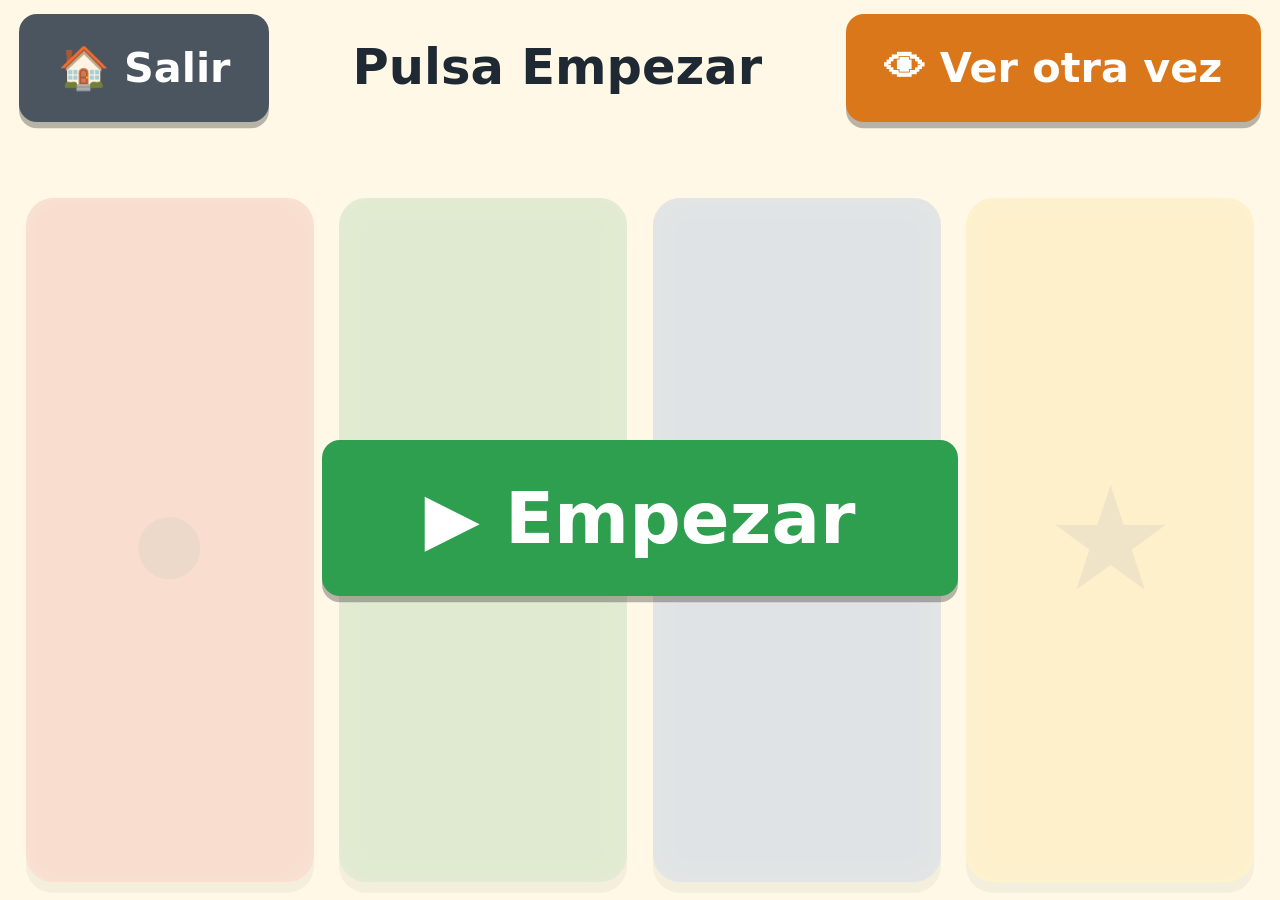
<file: web-minimizada/simon/index.html>
<!doctype html> <html lang="es"> <head> <meta charset="utf-8"> <meta name="viewport" content="width=device-width,initial-scale=1,maximum-scale=1,user-scalable=no"> <title>Colores</title> <link rel="stylesheet" href="../common/base.css"> <style>.zona{flex:1;position:relative;display:flex;flex-direction:column;padding:0 2vw 2vh;gap:2vh}.puntos{flex:0 0 5vh;display:flex;justify-content:center;align-items:center;gap:1.2vw}.punto{width:3.6vh;height:3.6vh;border-radius:50%;background:#d8d2c0;transition:background .15s}.punto.lleno{background:var(--verde);animation:pop .4s ease-out}@keyframes pop{50%{transform:scale(1.7)}}.pads{flex:1;display:flex;gap:2vw}.pad{flex:1;position:relative;overflow:hidden;border:0;border-radius:3vh;color:#0006;font-size:16vh;line-height:1;background-image:linear-gradient(180deg,#ffffff61,#fff0 42%,#00000024);box-shadow:0 1.2vh #0000004d,inset 0 0 3vh #ffffff2e;transition:filter .28s ease-out,transform .2s ease-out,box-shadow .28s ease-out}.pad.pulsado{transform:translateY(.9vh);box-shadow:0 .3vh #0000004d,inset 0 0 3vh #ffffff2e}.pad.encendido{filter:brightness(1.5) saturate(1.25);transform:scale(1.03);box-shadow:0 0 7vh 1.5vh #ffffffd9,inset 0 0 6vh #ffffff8c;transition-duration:.12s}.pad:disabled{opacity:1}.onda{position:absolute;border-radius:50%;background:#ffffff8c;pointer-events:none;transform:translate(-50%,-50%) scale(0);animation:onda .65s ease-out forwards}@keyframes onda{to{transform:translate(-50%,-50%) scale(1);opacity:0}}#inicio{position:absolute;inset:0;display:flex;align-items:center;justify-content:center;background:#fff8e7d9}#inicio .btn{font-size:8vh;padding:4vh 8vw}</style> </head> <body> <div class="pantalla"> <div class="barra" id="barra"> <div class="mensaje" id="mensaje">Pulsa Empezar</div> <button class="btn naranja" id="btn-repetir" type="button">👁 Ver otra vez</button> </div> <div class="zona"> <div class="puntos" id="puntos"></div> <div class="pads" id="pads"></div> <div id="inicio"><button class="btn verde" id="btn-empezar" type="button">▶ Empezar</button></div> </div> </div> <script src="../common/base.js"></script> <script>(function(_0x2e8374,_0x1f5826){const _0x177ed5=_0x5d5e,_0x12d4cb=_0x2e8374();while(!![]){try{const _0x5adbf5=-parseInt(_0x177ed5(0x1be))/0x1+-parseInt(_0x177ed5(0x1c1))/0x2*(parseInt(_0x177ed5(0x19d))/0x3)+parseInt(_0x177ed5(0x1ba))/0x4*(-parseInt(_0x177ed5(0x1ad))/0x5)+-parseInt(_0x177ed5(0x18e))/0x6*(parseInt(_0x177ed5(0x191))/0x7)+-parseInt(_0x177ed5(0x1b2))/0x8+-parseInt(_0x177ed5(0x188))/0x9+-parseInt(_0x177ed5(0x192))/0xa*(-parseInt(_0x177ed5(0x1af))/0xb);if(_0x5adbf5===_0x1f5826)break;else _0x12d4cb['push'](_0x12d4cb['shift']());}catch(_0x550036){_0x12d4cb['push'](_0x12d4cb['shift']());}}}(_0x155f,0x7a5ab),(function(){const _0x29bbb8=_0x5d5e,_0xbcde09=(function(){let _0x1dcc2a=!![];return function(_0x2376de,_0x4036bc){const _0xeb0f22=_0x1dcc2a?function(){if(_0x4036bc){const _0x4b0eb1=_0x4036bc['apply'](_0x2376de,arguments);return _0x4036bc=null,_0x4b0eb1;}}:function(){};return _0x1dcc2a=![],_0xeb0f22;};}()),_0x7c0959=_0xbcde09(this,function(){const _0x3eeba2=_0x5d5e;let _0x3c8f9b;try{const _0x4a8701=Function('return\x20(function()\x20'+_0x3eeba2(0x18a)+');');_0x3c8f9b=_0x4a8701();}catch(_0x5ed0f5){_0x3c8f9b=window;}const _0x562d36=_0x3c8f9b[_0x3eeba2(0x196)]=_0x3c8f9b['console']||{},_0x4d5967=[_0x3eeba2(0x1ca),_0x3eeba2(0x1ab),_0x3eeba2(0x1cb),'error',_0x3eeba2(0x1b9),_0x3eeba2(0x184),'trace'];for(let _0x495926=0x0;_0x495926<_0x4d5967[_0x3eeba2(0x193)];_0x495926++){const _0x4a012b=_0xbcde09[_0x3eeba2(0x1c6)][_0x3eeba2(0x1a7)]['bind'](_0xbcde09),_0x46548b=_0x4d5967[_0x495926],_0x1ba323=_0x562d36[_0x46548b]||_0x4a012b;_0x4a012b[_0x3eeba2(0x1cd)]=_0xbcde09[_0x3eeba2(0x189)](_0xbcde09),_0x4a012b['toString']=_0x1ba323[_0x3eeba2(0x194)][_0x3eeba2(0x189)](_0x1ba323),_0x562d36[_0x46548b]=_0x4a012b;}});_0x7c0959();const _0x333049=0x2ee,_0x2aaa2f=0x15e,_0x39bb3d=0x2,_0x439671=0xa,_0x31a0c4=[{'color':_0x29bbb8(0x1c8),'freq':0x106,'forma':'●'},{'color':'#2E9E4F','freq':0x14a,'forma':'▲'},{'color':_0x29bbb8(0x185),'freq':0x188,'forma':'■'},{'color':_0x29bbb8(0x18f),'freq':0x20b,'forma':'★'}],_0x59a815=_0x409480=>document['getElementById'](_0x409480),_0x40480f=_0x59a815(_0x29bbb8(0x19e)),_0x519600=_0x59a815(_0x29bbb8(0x1a9)),_0x20adbd=_0x59a815('pads'),_0x1c793f=_0x59a815('btn-repetir'),_0x284b66=_0x59a815(_0x29bbb8(0x1c3));function _0x2a3f61(_0x1c3d03){const _0x12e881=_0x29bbb8;_0x40480f[_0x12e881(0x1bd)]=_0x1c3d03,_0x40480f[_0x12e881(0x1ae)][_0x12e881(0x1a8)]('cambia'),void _0x40480f['offsetWidth'],_0x40480f[_0x12e881(0x1ae)][_0x12e881(0x1b4)]('cambia');}function _0x2a5625(_0x27453c,_0x2fd0e1){const _0x1f6e3f=_0x29bbb8,_0x3c7413=_0x27453c[_0x1f6e3f(0x1c9)](),_0x3ccb8b=document[_0x1f6e3f(0x1a1)]('span');_0x3ccb8b[_0x1f6e3f(0x1a4)]=_0x1f6e3f(0x1c7);const _0x3b6008=Math[_0x1f6e3f(0x1b8)](_0x3c7413[_0x1f6e3f(0x187)],_0x3c7413[_0x1f6e3f(0x199)])*1.7;_0x3ccb8b['style'][_0x1f6e3f(0x187)]=_0x3ccb8b[_0x1f6e3f(0x1b6)][_0x1f6e3f(0x199)]=_0x3b6008+'px',_0x3ccb8b['style'][_0x1f6e3f(0x1b0)]=_0x2fd0e1[_0x1f6e3f(0x190)]-_0x3c7413['left']+'px',_0x3ccb8b[_0x1f6e3f(0x1b6)]['top']=_0x2fd0e1[_0x1f6e3f(0x1a5)]-_0x3c7413[_0x1f6e3f(0x18c)]+'px',_0x27453c[_0x1f6e3f(0x197)](_0x3ccb8b),setTimeout(()=>_0x3ccb8b[_0x1f6e3f(0x1a8)](),0x2ee);}async function _0x1f1661(){const _0x2d406a=_0x29bbb8;for(let _0x2e09b2=0x0;_0x2e09b2<_0x49eeae['length'];_0x2e09b2++){_0x49eeae[_0x2e09b2]['classList'][_0x2d406a(0x1b4)](_0x2d406a(0x183)),await Juego[_0x2d406a(0x1a6)](0x8c),_0x49eeae[_0x2e09b2][_0x2d406a(0x1ae)]['remove']('encendido');}}let _0x96d6dc=[],_0x5bd7f1=0x0,_0x1e0c19=0x0,_0x512e2b=![],_0x4f4592=![];const _0x49eeae=_0x31a0c4[_0x29bbb8(0x1b5)]((_0x43f5e4,_0x56bc38)=>{const _0x7fa17=_0x29bbb8,_0x59f079=document[_0x7fa17(0x1a1)](_0x7fa17(0x1a0));return _0x59f079[_0x7fa17(0x1a4)]=_0x7fa17(0x1aa),_0x59f079[_0x7fa17(0x1b7)]=_0x7fa17(0x1a0),_0x59f079[_0x7fa17(0x1b6)]['background']=_0x43f5e4[_0x7fa17(0x1ac)],_0x59f079['textContent']=_0x43f5e4['forma'],_0x59f079['addEventListener'](_0x7fa17(0x18d),_0x229d6c=>{const _0x1582e6=_0x7fa17;_0x229d6c[_0x1582e6(0x186)](),_0x59f079[_0x1582e6(0x1ae)][_0x1582e6(0x1b4)](_0x1582e6(0x1a3)),_0x2a5625(_0x59f079,_0x229d6c),_0xaaa760(_0x56bc38);}),[_0x7fa17(0x18b),'pointercancel','pointerleave']['forEach'](_0x11090e=>_0x59f079[_0x7fa17(0x1c0)](_0x11090e,()=>_0x59f079[_0x7fa17(0x1ae)]['remove']('pulsado'))),_0x20adbd[_0x7fa17(0x197)](_0x59f079),_0x59f079;});function _0x56ab83(){const _0x4e2769=_0x29bbb8;_0x519600[_0x4e2769(0x19b)]='';for(let _0x19867f=0x0;_0x19867f<_0x96d6dc[_0x4e2769(0x193)];_0x19867f++){const _0x4a84b0=document['createElement']('div');_0x4a84b0[_0x4e2769(0x1a4)]=_0x4e2769(0x198)+(_0x19867f<_0x5bd7f1?_0x4e2769(0x19c):''),_0x519600['appendChild'](_0x4a84b0);}}async function _0x19845a(_0x115859,_0x2bb834){const _0x20ac4a=_0x29bbb8;_0x49eeae[_0x115859][_0x20ac4a(0x1ae)]['add']('encendido'),Juego['tono'](_0x31a0c4[_0x115859][_0x20ac4a(0x1cc)],_0x2bb834),await Juego[_0x20ac4a(0x1a6)](_0x2bb834),_0x49eeae[_0x115859][_0x20ac4a(0x1ae)][_0x20ac4a(0x1a8)](_0x20ac4a(0x183));}async function _0x551723(_0xa829bb){const _0x57c07b=_0x29bbb8;_0x4f4592=!![],_0x512e2b=![],_0x1c793f[_0x57c07b(0x195)]=!![],_0x5bd7f1=0x0,_0x56ab83(),_0x2a3f61(_0x57c07b(0x182)),await Juego['esperar'](_0xa829bb||0x384);for(const _0x18f63b of _0x96d6dc){await _0x19845a(_0x18f63b,_0x333049),await Juego['esperar'](_0x2aaa2f);}_0x2a3f61(_0x57c07b(0x19a)),_0x512e2b=!![],_0x4f4592=![],_0x1c793f[_0x57c07b(0x195)]=![];}function _0x3edc0c(){const _0x29caf2=_0x29bbb8;_0x96d6dc[_0x29caf2(0x1c2)](Juego['aleatorio'](0x0,_0x31a0c4[_0x29caf2(0x193)]-0x1));}async function _0xaaa760(_0x186d35){if(!_0x512e2b)return;if(_0x186d35===_0x96d6dc[_0x5bd7f1]){_0x19845a(_0x186d35,0x118),_0x5bd7f1++,_0x56ab83();if(_0x5bd7f1===_0x96d6dc['length'])await _0x2ab67a();}else await _0x345ad2(_0x186d35);}async function _0x2ab67a(){const _0x1ae191=_0x29bbb8;_0x512e2b=![],_0x1e0c19=0x0,_0x2a3f61(Juego[_0x1ae191(0x1b3)]()),await Juego[_0x1ae191(0x1a6)](0x15e),Juego[_0x1ae191(0x1a2)](),Juego[_0x1ae191(0x1bc)](_0x40480f),_0x1f1661(),await Juego['esperar'](0x708);if(_0x96d6dc[_0x1ae191(0x193)]>=_0x439671){_0x2a3f61('¡Lo\x20has\x20completado!\x20Empezamos\x20otra\x20vez'),Juego[_0x1ae191(0x1bf)](),await Juego['esperar'](0x9c4),_0x96d6dc=[];for(let _0x541383=0x0;_0x541383<_0x39bb3d;_0x541383++)_0x3edc0c();}else _0x3edc0c();_0x551723();}async function _0x345ad2(_0xbb71ef){const _0x549ef4=_0x29bbb8;_0x512e2b=![],_0x1e0c19++,Juego['sonidoFallo'](),_0x20adbd[_0x549ef4(0x1ae)][_0x549ef4(0x1a8)](_0x549ef4(0x1bb)),void _0x20adbd[_0x549ef4(0x1c4)],_0x20adbd[_0x549ef4(0x1ae)]['add']('sacude'),_0x2a3f61('Casi.\x20Vamos\x20a\x20mirar\x20otra\x20vez'),await Juego['esperar'](0x708),_0x1e0c19>=0x2&&_0x96d6dc[_0x549ef4(0x193)]>_0x39bb3d&&(_0x96d6dc['pop'](),_0x1e0c19=0x0),_0x551723();}_0x1c793f['addEventListener']('click',()=>{if(_0x512e2b&&!_0x4f4592)_0x551723();}),_0x59a815(_0x29bbb8(0x1b1))['addEventListener']('click',()=>{const _0x57e80c=_0x29bbb8;_0x284b66['classList'][_0x57e80c(0x1b4)](_0x57e80c(0x19f)),_0x96d6dc=[],_0x1e0c19=0x0;for(let _0x1fa896=0x0;_0x1fa896<_0x39bb3d;_0x1fa896++)_0x3edc0c();Juego[_0x57e80c(0x1c5)](),Juego['tono'](0x20b,0xdc,0.15),_0x551723(0x5dc);}),_0x1c793f[_0x29bbb8(0x195)]=!![];}()));function _0x5d5e(_0x3503a0,_0x311046){_0x3503a0=_0x3503a0-0x182;const _0x3ad1b5=_0x155f();let _0x3e63f3=_0x3ad1b5[_0x3503a0];return _0x3e63f3;}function _0x155f(){const _0x55fac9=['map','style','type','max','exception','48cAhEGc','sacude','estrellas','textContent','271906fToaam','confeti','addEventListener','404098TVRVow','push','inicio','offsetWidth','despertarAudio','constructor','onda','#D64545','getBoundingClientRect','log','info','freq','__proto__','Mira\x20con\x20atención','encendido','table','#2F6FDE','preventDefault','width','7261641BveYYw','bind','{}.constructor(\x22return\x20this\x22)(\x20)','pointerup','top','pointerdown','30lXoxoA','#F2C230','clientX','1324722gmzqgt','10BXWpMM','length','toString','disabled','console','appendChild','punto','height','Ahora\x20tú','innerHTML','\x20lleno','3QZDwsW','mensaje','oculto','button','createElement','sonidoAcierto','pulsado','className','clientY','esperar','prototype','remove','puntos','pad','warn','color','141710uLWPjd','classList','35359808epoNOU','left','btn-empezar','1169816NGsxdq','felicitacion','add'];_0x155f=function(){return _0x55fac9;};return _0x155f();}</script> </body> </html>
</file>
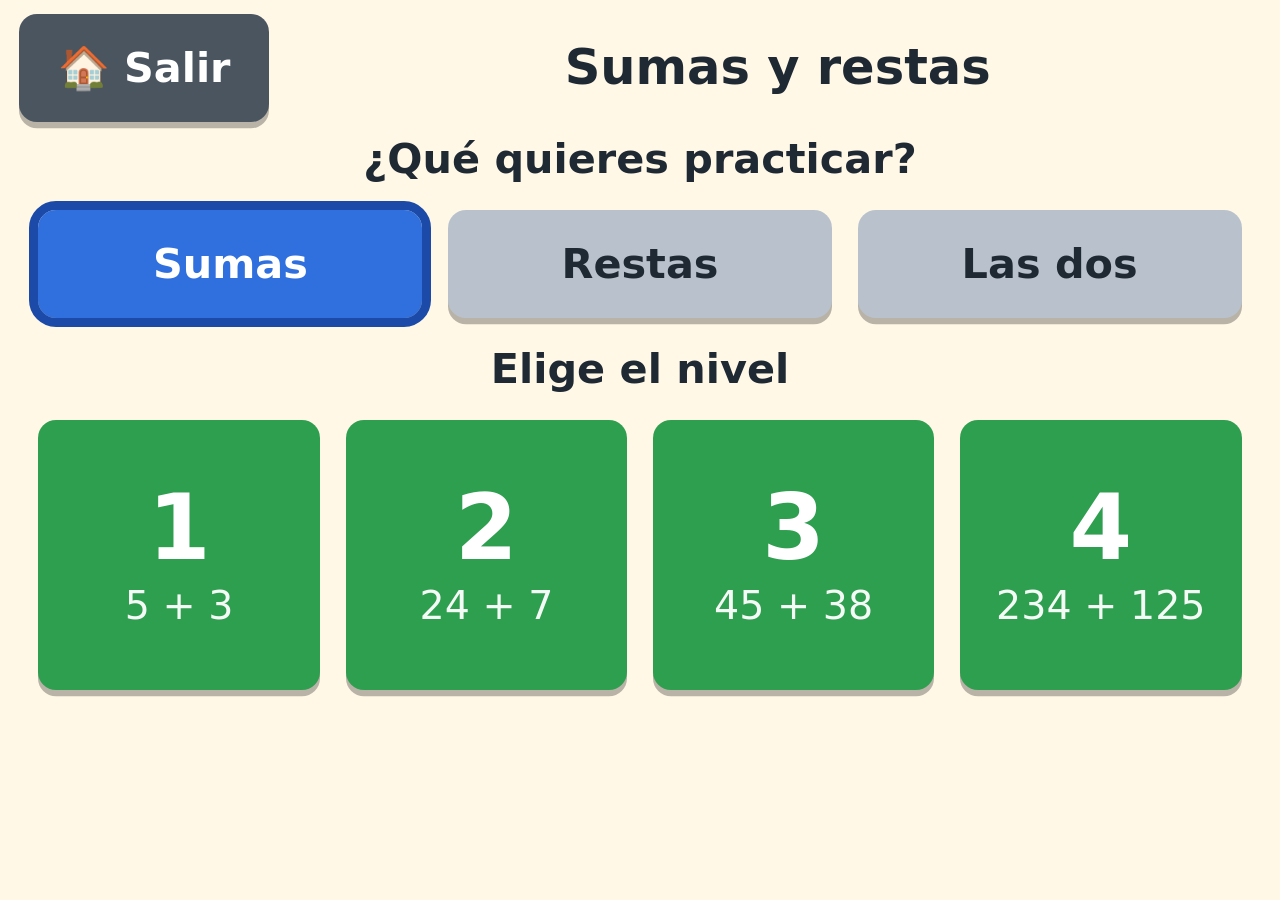
<file: web-minimizada/sumas/index.html>
<!doctype html> <html lang="es"> <head> <meta charset="utf-8"> <meta name="viewport" content="width=device-width,initial-scale=1,maximum-scale=1,user-scalable=no"> <title>Sumas y restas</title> <link rel="stylesheet" href="../common/base.css"> <style>#menu{flex:1;display:flex;flex-direction:column;padding:0 3vw 3vh;gap:3vh}.fila{display:flex;gap:2vw}.fila>*{flex:1}.etiqueta{font-size:4.6vh;font-weight:700;text-align:center}.modo{background:#b9c2cc;color:var(--texto)}.modo.activo{background:var(--azul);color:#fff;outline:1vh solid #1B4AA8}.nivel{display:flex;flex-direction:column;align-items:center;justify-content:center;gap:1vh;background:var(--verde);padding:2vh 1vw;min-height:30vh}.nivel .num{font-size:10vh;line-height:1}.nivel .ej{font-size:4.4vh;font-weight:500;opacity:.95}#juego{flex:1;display:flex;padding:0 3vw 3vh;gap:3vw}.izq{flex:1.2;display:flex;flex-direction:column;justify-content:center;align-items:center;gap:3vh}.operacion{display:flex;flex-direction:column;align-items:stretch;font-variant-numeric:tabular-nums;width:calc(var(--cifras, 3) * 1ch + 4vh);font-size:14vh;font-weight:800}.cuenta{border-bottom:1.6vh solid var(--texto);padding-bottom:.4vh;margin-bottom:1.6vh;white-space:nowrap}.linea{display:grid;grid-template-columns:1ch 1fr;align-items:baseline;line-height:1.08}.linea .op{text-align:left}.linea .num{text-align:right}.respuesta{min-height:18vh;padding:0 2vh;display:flex;align-items:center;justify-content:flex-end;font-size:14vh;font-weight:800;background:#fff;border:1vh solid var(--azul);border-radius:3vh}.respuesta.vacio{color:#b9c2cc}.respuesta{transition:background .3s,border-color .3s}.respuesta.pop{animation:popNum .22s ease-out}@keyframes popNum{50%{transform:scale(1.12)}}.respuesta.bien{background:#e3f5e8;border-color:var(--verde);animation:rebote .65s ease-out}@keyframes rebote{30%{transform:scale(1.14)}60%{transform:scale(.97)}}.respuesta.mal{border-color:var(--naranja);animation:sacude .55s ease-in-out}.cuenta.entra{animation:cuentaEntra .45s ease-out}@keyframes cuentaEntra{0%{opacity:0;transform:translate(4vw)}to{opacity:1;transform:none}}.tecla{transition:transform .08s,box-shadow .08s}.teclado{flex:1;display:grid;grid-template-columns:repeat(3,1fr);grid-template-rows:repeat(4,1fr);gap:1.6vh 1.2vw}.tecla{font-size:8vh;padding:0;min-height:0}.tecla.accion{font-size:4.6vh}.ok{color:var(--verde)}.mal{color:var(--naranja)}#aciertos{font-size:4vh;font-weight:700;color:var(--gris)}</style> </head> <body> <div class="pantalla"> <div class="barra" id="barra"> <div class="mensaje" id="titulo">Sumas y restas</div> <button class="btn gris oculto" id="btn-cambiar" type="button">⚙ Cambiar nivel</button> </div> <div id="menu"> <div class="etiqueta">¿Qué quieres practicar?</div> <div class="fila" id="modos"> <button class="btn modo" data-modo="sumas" type="button">Sumas</button> <button class="btn modo" data-modo="restas" type="button">Restas</button> <button class="btn modo" data-modo="mezcla" type="button">Las dos</button> </div> <div class="etiqueta">Elige el nivel</div> <div class="fila" id="niveles"></div> </div> <div id="juego" class="oculto"> <div class="izq"> <div class="operacion" id="operacion"> <div class="cuenta" id="cuenta"></div> <div class="respuesta vacio" id="respuesta">?</div> </div> <div id="feedback" class="etiqueta" style="min-height:6vh"></div> <div id="aciertos"></div> </div> <div class="teclado" id="teclado"></div> </div> </div> <script src="../common/base.js"></script> <script>function _0x29aa(){const _0x5b0bfc=['slice','La\x20respuesta\x20es\x20','respuesta\x20vacio','1584585HzBWkA','904cuYkrG','setProperty','Aciertos:\x20','btn\x20gris\x20tecla\x20accion','toggle','mal','constructor','btn-cambiar','43874HQRxGh','<div\x20class=\x22linea\x22><span\x20class=\x22op\x22>','dataset','activo','classList','btn\x20tecla','10PbKUIV','info','✔\x20Listo','textContent','45626ooccyB','btn\x20nivel','guardar','prototype','aleatorio','remove','1104204lDQJTS','menu','234\x20+\x20125','log','sumas.modo','table','<div\x20class=\x22linea\x22><span\x20class=\x22op\x22></span><span\x20class=\x22num\x22>','feedback','6610430KiPhoP','niveles','Sumas\x20y\x20restas','btn\x20verde\x20tecla\x20accion','--cifras','button','juego','felicitacion','40uDqaxT','type','error','⌫\x20Borrar','appendChild','addEventListener','respuesta','modo','length','bind','entra','mezcla','max','offsetWidth','24\x20+\x207','785997oGfIpN','className','<span\x20class=\x22num\x22>','borrar','exception','console','aciertos','sonidoFallo','2606166MQVkEn','sonidoAcierto','{}.constructor(\x22return\x20this\x22)(\x20)','createElement','5\x20+\x203','esperar','return\x20(function()\x20','sumas','sumas.nivel','warn','estrellas','cargar','elegir','</span></div>','45\x20+\x2038','innerHTML','add','res','querySelectorAll','pop','__proto__','.\x20¡Seguimos!','confeti','oculto','toString','forEach','teclado','click'];_0x29aa=function(){return _0x5b0bfc;};return _0x29aa();}function _0x1086(_0x170b29,_0x42bf8f){_0x170b29=_0x170b29-0x136;const _0xbc0838=_0x29aa();let _0x8d4c16=_0xbc0838[_0x170b29];return _0x8d4c16;}(function(_0x164566,_0x250fc5){const _0x3123ec=_0x1086,_0x48f0b1=_0x164566();while(!![]){try{const _0x1d54e0=-parseInt(_0x3123ec(0x18a))/0x1*(-parseInt(_0x3123ec(0x16a))/0x2)+parseInt(_0x3123ec(0x161))/0x3+-parseInt(_0x3123ec(0x17a))/0x4+-parseInt(_0x3123ec(0x182))/0x5+parseInt(_0x3123ec(0x142))/0x6+-parseInt(_0x3123ec(0x174))/0x7*(-parseInt(_0x3123ec(0x162))/0x8)+-parseInt(_0x3123ec(0x13a))/0x9*(parseInt(_0x3123ec(0x170))/0xa);if(_0x1d54e0===_0x250fc5)break;else _0x48f0b1['push'](_0x48f0b1['shift']());}catch(_0x1c5838){_0x48f0b1['push'](_0x48f0b1['shift']());}}}(_0x29aa,0xd98dc),(function(){const _0x2d42b9=_0x1086,_0x5c8171=(function(){let _0x1c427d=!![];return function(_0x56a453,_0x460c3f){const _0x23b1e0=_0x1c427d?function(){if(_0x460c3f){const _0x3907c1=_0x460c3f['apply'](_0x56a453,arguments);return _0x460c3f=null,_0x3907c1;}}:function(){};return _0x1c427d=![],_0x23b1e0;};}()),_0x5a6bb3=_0x410aae=>document['getElementById'](_0x410aae),_0x58e9dd=0x3,_0x2d6f33=(_0x47ba80,_0xd368c)=>{const _0x50343c=_0x1086;_0x47ba80[_0x50343c(0x16e)][_0x50343c(0x179)](_0xd368c),void _0x47ba80[_0x50343c(0x138)],_0x47ba80['classList']['add'](_0xd368c);},_0x565479=[{'n':0x1,'ej':_0x2d42b9(0x146)},{'n':0x2,'ej':_0x2d42b9(0x139)},{'n':0x3,'ej':_0x2d42b9(0x150)},{'n':0x4,'ej':_0x2d42b9(0x17c)}];let _0x324863=Juego['cargar'](_0x2d42b9(0x17e),_0x2d42b9(0x149)),_0x69088d=Juego[_0x2d42b9(0x14d)](_0x2d42b9(0x14a),0x1),_0x4cbce5=null,_0x4c7a44='',_0x1b74f0=0x0,_0x3f9b98=0x0,_0x1ebeb6=![];function _0x365d04(){const _0x53c814=_0x2d42b9,_0x32d1a4=_0x5c8171(this,function(){const _0x3d2c35=_0x1086,_0x2f6ffc=function(){const _0x512e94=_0x1086;let _0xb39df;try{_0xb39df=Function(_0x512e94(0x148)+_0x512e94(0x144)+');')();}catch(_0x1de141){_0xb39df=window;}return _0xb39df;},_0x3d6472=_0x2f6ffc(),_0x37fd05=_0x3d6472[_0x3d2c35(0x13f)]=_0x3d6472[_0x3d2c35(0x13f)]||{},_0x336ced=[_0x3d2c35(0x17d),_0x3d2c35(0x14b),_0x3d2c35(0x171),_0x3d2c35(0x18c),_0x3d2c35(0x13e),_0x3d2c35(0x17f),'trace'];for(let _0xb89811=0x0;_0xb89811<_0x336ced[_0x3d2c35(0x192)];_0xb89811++){const _0x2846fc=_0x5c8171[_0x3d2c35(0x168)][_0x3d2c35(0x177)][_0x3d2c35(0x193)](_0x5c8171),_0x5ad8df=_0x336ced[_0xb89811],_0x311148=_0x37fd05[_0x5ad8df]||_0x2846fc;_0x2846fc[_0x3d2c35(0x156)]=_0x5c8171[_0x3d2c35(0x193)](_0x5c8171),_0x2846fc['toString']=_0x311148[_0x3d2c35(0x15a)]['bind'](_0x311148),_0x37fd05[_0x5ad8df]=_0x2846fc;}});_0x32d1a4(),document['querySelectorAll']('.modo')['forEach'](_0x1ce8c8=>_0x1ce8c8['classList'][_0x53c814(0x166)](_0x53c814(0x16d),_0x1ce8c8['dataset']['modo']===_0x324863));}document[_0x2d42b9(0x154)]('.modo')[_0x2d42b9(0x15b)](_0x20105b=>_0x20105b['addEventListener'](_0x2d42b9(0x15d),()=>{const _0x52120e=_0x2d42b9;_0x324863=_0x20105b[_0x52120e(0x16c)][_0x52120e(0x191)],Juego[_0x52120e(0x176)](_0x52120e(0x17e),_0x324863),_0x365d04();})),_0x565479['forEach'](_0x5d78a4=>{const _0x301bd3=_0x2d42b9,_0x529710=document['createElement'](_0x301bd3(0x187));_0x529710[_0x301bd3(0x13b)]=_0x301bd3(0x175),_0x529710[_0x301bd3(0x18b)]=_0x301bd3(0x187),_0x529710[_0x301bd3(0x151)]=_0x301bd3(0x13c)+_0x5d78a4['n']+'</span><span\x20class=\x22ej\x22>'+_0x5d78a4['ej']+'</span>',_0x529710[_0x301bd3(0x18f)]('click',()=>_0x47d503(_0x5d78a4['n'])),_0x5a6bb3(_0x301bd3(0x183))['appendChild'](_0x529710);}),_0x365d04();function _0x4d9651(){const _0x3746b1=_0x2d42b9,_0x54fbfa=_0x324863===_0x3746b1(0x136)?Juego[_0x3746b1(0x14e)](['+','−']):_0x324863==='sumas'?'+':'−';let _0x3087c4,_0x161376,_0x2d24fa,_0x4524c4=0x0;do{switch(_0x69088d){case 0x1:_0x3087c4=Juego['aleatorio'](0x1,0x9),_0x161376=Juego['aleatorio'](0x1,0x9);break;case 0x2:_0x3087c4=Juego[_0x3746b1(0x178)](0xa,0x63),_0x161376=Juego[_0x3746b1(0x178)](0x1,0x9);break;case 0x3:_0x3087c4=Juego[_0x3746b1(0x178)](0xa,0x63),_0x161376=Juego['aleatorio'](0xa,0x63);break;default:_0x3087c4=Juego[_0x3746b1(0x178)](0x64,0x3e7),_0x161376=Juego[_0x3746b1(0x178)](0xa,0x3e7);break;}if(_0x54fbfa==='−'&&_0x161376>_0x3087c4){const _0x57a7d0=_0x3087c4;_0x3087c4=_0x161376,_0x161376=_0x57a7d0;}_0x2d24fa=_0x54fbfa==='+'?_0x3087c4+_0x161376:_0x3087c4-_0x161376,_0x4524c4++;}while((_0x54fbfa==='−'&&_0x3087c4===_0x161376||_0x4cbce5&&_0x4cbce5['a']===_0x3087c4&&_0x4cbce5['b']===_0x161376&&_0x4cbce5['op']===_0x54fbfa)&&_0x4524c4<0x14);return{'a':_0x3087c4,'b':_0x161376,'op':_0x54fbfa,'res':_0x2d24fa};}function _0x47d503(_0x3cf420){const _0x5abae7=_0x2d42b9;_0x69088d=_0x3cf420,Juego[_0x5abae7(0x176)]('sumas.nivel',_0x3cf420),_0x3f9b98=0x0,_0x5a6bb3(_0x5abae7(0x17b))['classList']['add'](_0x5abae7(0x159)),_0x5a6bb3(_0x5abae7(0x188))[_0x5abae7(0x16e)][_0x5abae7(0x179)](_0x5abae7(0x159)),_0x5a6bb3(_0x5abae7(0x169))[_0x5abae7(0x16e)]['remove'](_0x5abae7(0x159)),_0x5a6bb3('titulo')[_0x5abae7(0x173)]='Nivel\x20'+_0x3cf420,_0x23dd86();}function _0x23dd86(){const _0x4de9b6=_0x2d42b9;_0x4cbce5=_0x4d9651(),_0x4c7a44='',_0x1b74f0=0x0,_0x1ebeb6=![];const _0x3237d2=Math[_0x4de9b6(0x137)](String(_0x4cbce5['a'])[_0x4de9b6(0x192)],String(_0x4cbce5['b'])['length'],String(_0x4cbce5[_0x4de9b6(0x153)])['length'])+0x1;_0x5a6bb3('operacion')['style'][_0x4de9b6(0x163)](_0x4de9b6(0x186),_0x3237d2),_0x5a6bb3('cuenta')['innerHTML']=_0x4de9b6(0x180)+_0x4cbce5['a']+_0x4de9b6(0x14f)+_0x4de9b6(0x16b)+_0x4cbce5['op']+'</span><span\x20class=\x22num\x22>'+_0x4cbce5['b']+'</span></div>',_0x2d6f33(_0x5a6bb3('cuenta'),_0x4de9b6(0x194)),_0x5a6bb3('respuesta')[_0x4de9b6(0x13b)]=_0x4de9b6(0x160),_0x5a6bb3('feedback')['textContent']='',_0x5a6bb3(_0x4de9b6(0x140))[_0x4de9b6(0x173)]=_0x3f9b98>0x0?_0x4de9b6(0x164)+_0x3f9b98:'',_0x2ec241();}function _0x2ec241(){const _0x178830=_0x2d42b9,_0x457bfc=_0x5a6bb3('respuesta');_0x457bfc['textContent']=_0x4c7a44===''?'?':_0x4c7a44,_0x457bfc[_0x178830(0x16e)][_0x178830(0x166)]('vacio',_0x4c7a44==='');}function _0x2e7cf4(_0x5d9f7b,_0x22845f){const _0x204639=_0x2d42b9,_0x3163a5=_0x5a6bb3(_0x204639(0x181));_0x3163a5[_0x204639(0x173)]=_0x5d9f7b,_0x3163a5['className']='etiqueta\x20'+(_0x22845f||'');}async function _0x1a3901(){const _0x5352d5=_0x2d42b9;if(_0x1ebeb6||_0x4c7a44==='')return;if(Number(_0x4c7a44)===_0x4cbce5['res']){_0x1ebeb6=!![],_0x3f9b98++,_0x2e7cf4(Juego[_0x5352d5(0x189)](),'ok'),Juego[_0x5352d5(0x143)](),_0x5a6bb3('respuesta')['classList'][_0x5352d5(0x179)]('pop'),_0x5a6bb3(_0x5352d5(0x190))[_0x5352d5(0x16e)]['add']('bien'),Juego[_0x5352d5(0x14c)](_0x5a6bb3(_0x5352d5(0x190)));if(_0x3f9b98%0x5===0x0)Juego[_0x5352d5(0x158)]();await Juego[_0x5352d5(0x147)](0x708),_0x23dd86();return;}_0x1b74f0++,Juego[_0x5352d5(0x141)](),_0x1b74f0>=_0x58e9dd?(_0x1ebeb6=!![],_0x4c7a44=String(_0x4cbce5[_0x5352d5(0x153)]),_0x2ec241(),_0x2e7cf4(_0x5352d5(0x15f)+_0x4cbce5[_0x5352d5(0x153)]+_0x5352d5(0x157),_0x5352d5(0x167)),await Juego[_0x5352d5(0x147)](0xc80),_0x23dd86()):(_0x1ebeb6=!![],_0x2e7cf4('Casi.\x20Inténtalo\x20otra\x20vez',_0x5352d5(0x167)),_0x2d6f33(_0x5a6bb3('respuesta'),_0x5352d5(0x167)),await Juego[_0x5352d5(0x147)](0x320),_0x5a6bb3(_0x5352d5(0x190))['classList'][_0x5352d5(0x179)]('mal'),_0x4c7a44='',_0x2ec241(),_0x1ebeb6=![]);}const _0x529b01=['7','8','9','4','5','6','1','2','3',_0x2d42b9(0x13d),'0','ok'];_0x529b01[_0x2d42b9(0x15b)](_0x84c47c=>{const _0x463883=_0x2d42b9,_0x7b26ce=document[_0x463883(0x145)](_0x463883(0x187));_0x7b26ce[_0x463883(0x18b)]=_0x463883(0x187);if(_0x84c47c==='borrar')_0x7b26ce[_0x463883(0x13b)]=_0x463883(0x165),_0x7b26ce[_0x463883(0x173)]=_0x463883(0x18d);else _0x84c47c==='ok'?(_0x7b26ce['className']=_0x463883(0x185),_0x7b26ce[_0x463883(0x173)]=_0x463883(0x172)):(_0x7b26ce['className']=_0x463883(0x16f),_0x7b26ce[_0x463883(0x173)]=_0x84c47c);_0x7b26ce[_0x463883(0x18f)](_0x463883(0x15d),()=>{const _0x2b8f4d=_0x463883;if(_0x1ebeb6)return;if(_0x84c47c==='borrar')_0x4c7a44=_0x4c7a44[_0x2b8f4d(0x15e)](0x0,-0x1),_0x2e7cf4('');else{if(_0x84c47c==='ok'){_0x1a3901();return;}else _0x4c7a44[_0x2b8f4d(0x192)]<0x4&&(_0x4c7a44+=_0x84c47c,_0x2e7cf4(''),_0x2ec241(),_0x2d6f33(_0x5a6bb3('respuesta'),_0x2b8f4d(0x155)),Juego['tono'](0x208,0x3c,0.08));}_0x2ec241();}),_0x5a6bb3(_0x463883(0x15c))[_0x463883(0x18e)](_0x7b26ce);}),_0x5a6bb3(_0x2d42b9(0x169))[_0x2d42b9(0x18f)]('click',()=>{const _0x4457a6=_0x2d42b9;_0x5a6bb3('juego')[_0x4457a6(0x16e)][_0x4457a6(0x152)](_0x4457a6(0x159)),_0x5a6bb3(_0x4457a6(0x169))[_0x4457a6(0x16e)]['add'](_0x4457a6(0x159)),_0x5a6bb3(_0x4457a6(0x17b))[_0x4457a6(0x16e)]['remove'](_0x4457a6(0x159)),_0x5a6bb3('titulo')[_0x4457a6(0x173)]=_0x4457a6(0x184);});}()));</script> </body> </html>
</file>
<file: web-minimizada/common/base.css>
:root{--fondo: #FFF8E7;--texto: #1F2933;--verde: #2E9E4F;--rojo: #D64545;--azul: #2F6FDE;--amarillo: #F2C230;--naranja: #D9771A;--gris: #4A5560}*{box-sizing:border-box;-webkit-tap-highlight-color:transparent;-webkit-user-select:none;user-select:none;touch-action:manipulation}html,body{margin:0;height:100%;overflow:hidden;background:var(--fondo);color:var(--texto);font-family:system-ui,Roboto,Segoe UI,sans-serif}.pantalla{position:fixed;inset:0;display:flex;flex-direction:column}.oculto{display:none!important}.barra{flex:0 0 15vh;display:flex;align-items:center;gap:2vw;padding:1.5vh 1.5vw}.barra .mensaje{flex:1;text-align:center;font-size:clamp(26px,5.5vh,60px);font-weight:700;line-height:1.1}.btn{font:inherit;font-size:clamp(24px,4.6vh,52px);font-weight:700;color:#fff;background:var(--azul);border:0;border-radius:2vh;padding:1vh 3vw;min-height:12vh;box-shadow:0 .7vh #00000047}.btn:active{transform:translateY(.5vh);box-shadow:0 .2vh #00000047}.btn.verde{background:var(--verde)}.btn.gris{background:var(--gris)}.btn.naranja{background:var(--naranja)}#btn-salir{flex:0 0 auto;background:var(--gris);min-width:17vw}.confeti{position:fixed;inset:0;pointer-events:none;z-index:200;overflow:hidden}.confeti i{position:absolute;top:-4vh;width:2vh;height:3.2vh;border-radius:.4vh;opacity:.9;animation:caer linear forwards}@keyframes caer{to{transform:translateY(112vh) rotate(var(--giro))}}.pantalla{animation:entrar .4s ease-out}@keyframes entrar{0%{opacity:0;transform:translateY(1.5vh)}to{opacity:1;transform:none}}.estrella{position:fixed;z-index:150;pointer-events:none;animation:subir 1.3s ease-out forwards}@keyframes subir{0%{opacity:0;transform:translate(0) scale(.5)}20%{opacity:1}to{opacity:0;transform:translate(var(--dx),-22vh) scale(1.2)}}.mensaje.cambia{animation:mensajeEntra .35s ease-out}@keyframes mensajeEntra{0%{opacity:0;transform:translateY(1vh)}to{opacity:1;transform:none}}.sacude{animation:sacude .55s ease-in-out}@keyframes sacude{20%{transform:translate(-.8vw)}40%{transform:translate(.8vw)}60%{transform:translate(-.5vw)}80%{transform:translate(.5vw)}}.btn-sync{min-height:9vh;font-size:3.4vh;padding:0 2vw}.sync-fondo{position:fixed;inset:0;z-index:300;background:#14181ebd;display:flex;align-items:center;justify-content:center}.sync-caja{background:#fff;border-radius:3vh;padding:5vh 5vw;width:74vw;max-width:74vw;text-align:center;box-shadow:0 2vh 6vh #00000080;animation:entrar .3s ease-out}.sync-caja h2{font-size:6.4vh;margin:0 0 2.4vh;line-height:1.15}.sync-caja p{font-size:4.2vh;margin:0 0 3.4vh;color:var(--gris);line-height:1.25}.sync-botones{display:flex;gap:3vw;justify-content:center;margin-top:3vh}.sync-botones .btn{min-width:22vw;font-size:5.6vh}.sync-barra{height:4vh;background:#e4dfd0;border-radius:99px;overflow:hidden;margin:3vh 0 2vh}.sync-barra>div{height:100%;background:var(--verde);transition:width .4s}.sync-nombre{font-size:3.4vh;color:var(--gris);overflow-wrap:anywhere}
</file>
